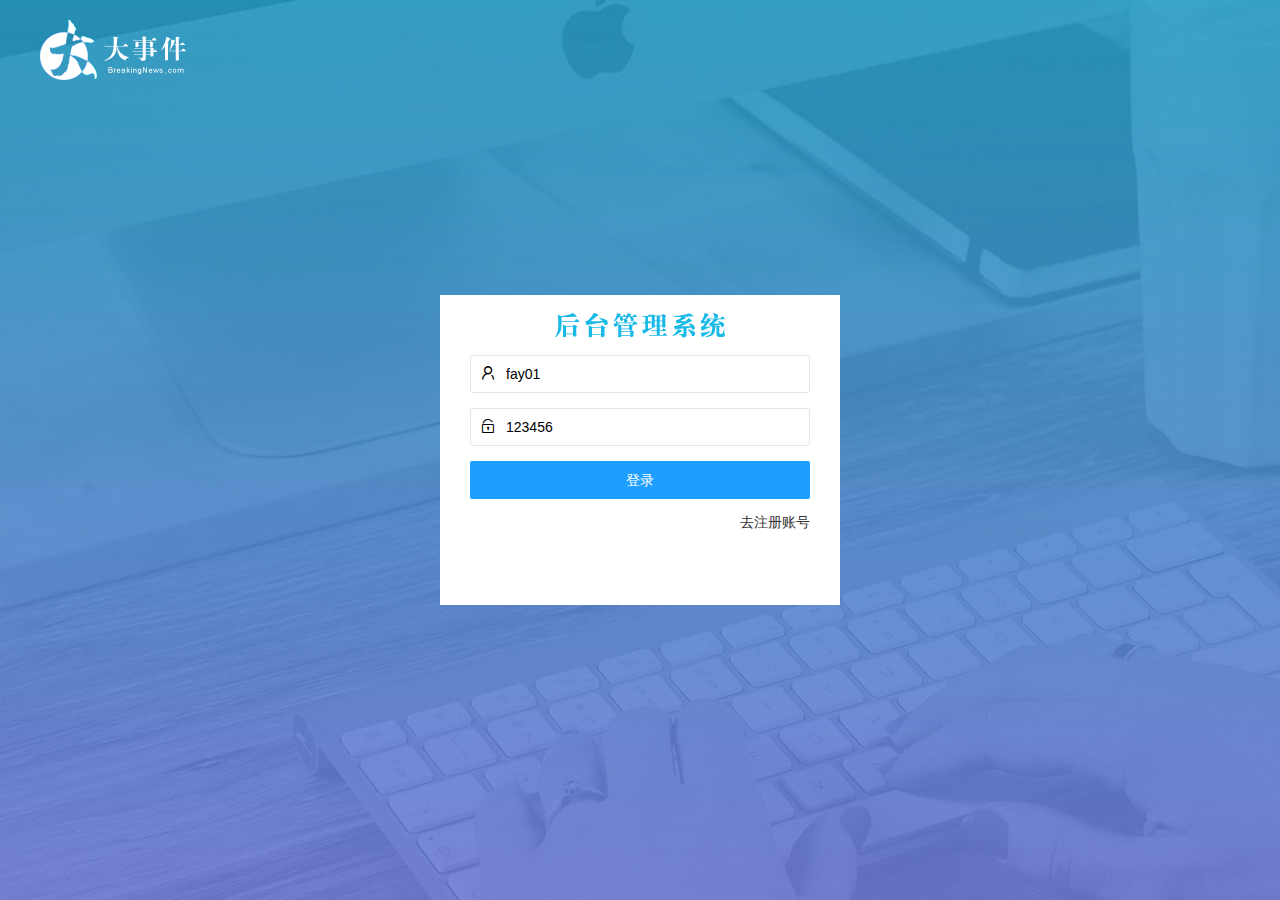
<file: login.html>
<!DOCTYPE html>
<html lang="en">

<head>
    <meta charset="UTF-8">
    <meta http-equiv="X-UA-Compatible" content="IE=edge">
    <meta name="viewport" content="width=device-width, initial-scale=1.0">
    <title>大事件 - 登录页面 - 第二遍</title>
    <!-- 先引进 layui css 文件 -->
    <link rel="stylesheet" href="./assets/lib/layui/css/layui.css">
    <!-- 再引进本页面的css文件 -->
    <link rel="stylesheet" href="./assets/css/login.css">
</head>

<body>
    <!-- 头部 logo 模块 -->
    <div class="layui-main header">
        <img src="./assets/images/logo.png" alt="">
    </div>

    <!-- 登录和注册模块 -->
    <div class="loginAndRegBox">
        <!-- 1、标题 -->
        <div class="login_title"></div>
        <!-- 2、登录模块 -->
        <div class="login-box">
            <!-- 登录表单 -->
            <form class="layui-form" id="login-form">
                <!-- 用户名 -->
                <div class="layui-form-item">
                    <i class="layui-icon layui-icon-username"></i>
                    <input value="fay01" type="text" name="username" required lay-verify="required" placeholder="请输入用户名"
                        autocomplete="off" class="layui-input">
                </div>
                <!-- 密码 -->
                <div class="layui-form-item">
                    <i class="layui-icon layui-icon-password"></i>
                    <input value="123456" type="text" name="password" required lay-verify="required|pwd"
                        placeholder="请输入密码" autocomplete="off" class="layui-input">
                </div>
                <!-- 登录按钮 -->
                <div class="layui-form-item">
                    <button class="layui-btn layui-btn-normal layui-btn-fluid" lay-submit
                        lay-filter="formDemo">登录</button>
                </div>
                <!-- a链接 -->
                <div class="layui-form-item links">
                    <a href="javascript:;" id="showReg">去注册账号</a>
                </div>
            </form>
        </div>
        <!-- 3、注册模块 -->
        <div class="reg-box" style="display: none;">
            <!-- 注册表单 -->
            <form class="layui-form" id="reg-form">
                <!-- 用户名 -->
                <div class="layui-form-item">
                    <i class="layui-icon layui-icon-username"></i>
                    <input type="text" name="username" required lay-verify="required" placeholder="请输入用户名"
                        autocomplete="off" class="layui-input">
                </div>
                <!-- 密码 -->
                <div class="layui-form-item">
                    <i class="layui-icon layui-icon-password"></i>
                    <input type="text" name="password" required lay-verify="required|pwd" placeholder="请输入密码"
                        autocomplete="off" class="layui-input">
                </div>
                <!-- 重复密码 -->
                <div class="layui-form-item">
                    <i class="layui-icon layui-icon-password"></i>
                    <input type="text" name="repassword" required lay-verify="required|pwd|repwd" placeholder="再次输入密码"
                        autocomplete="off" class="layui-input">
                </div>
                <div class="layui-form-item">
                    <button class="layui-btn layui-btn-normal layui-btn-fluid" lay-submit
                        lay-filter="formDemo">注册</button>
                </div>
                <div class="layui-form-item links">
                    <a href="javascript:;" id="showLogin">去登录</a>
                </div>
            </form>
        </div>
    </div>

    <!-- 引入 layui js 文件 -->
    <script src="/assets/lib/layui/layui.all.js"></script>
    <!-- 引入 jQuery js 文件 -->
    <script src="/assets/lib/jquery.js"></script>
    <!-- 引入 baseAPI js 文件 -->
    <script src="/assets/js/baseAPI.js"></script>
    <!-- 引入 本页面的 js 文件 -->
    <script src="/assets/js/login.js"></script>
</body>

</html>
</file>
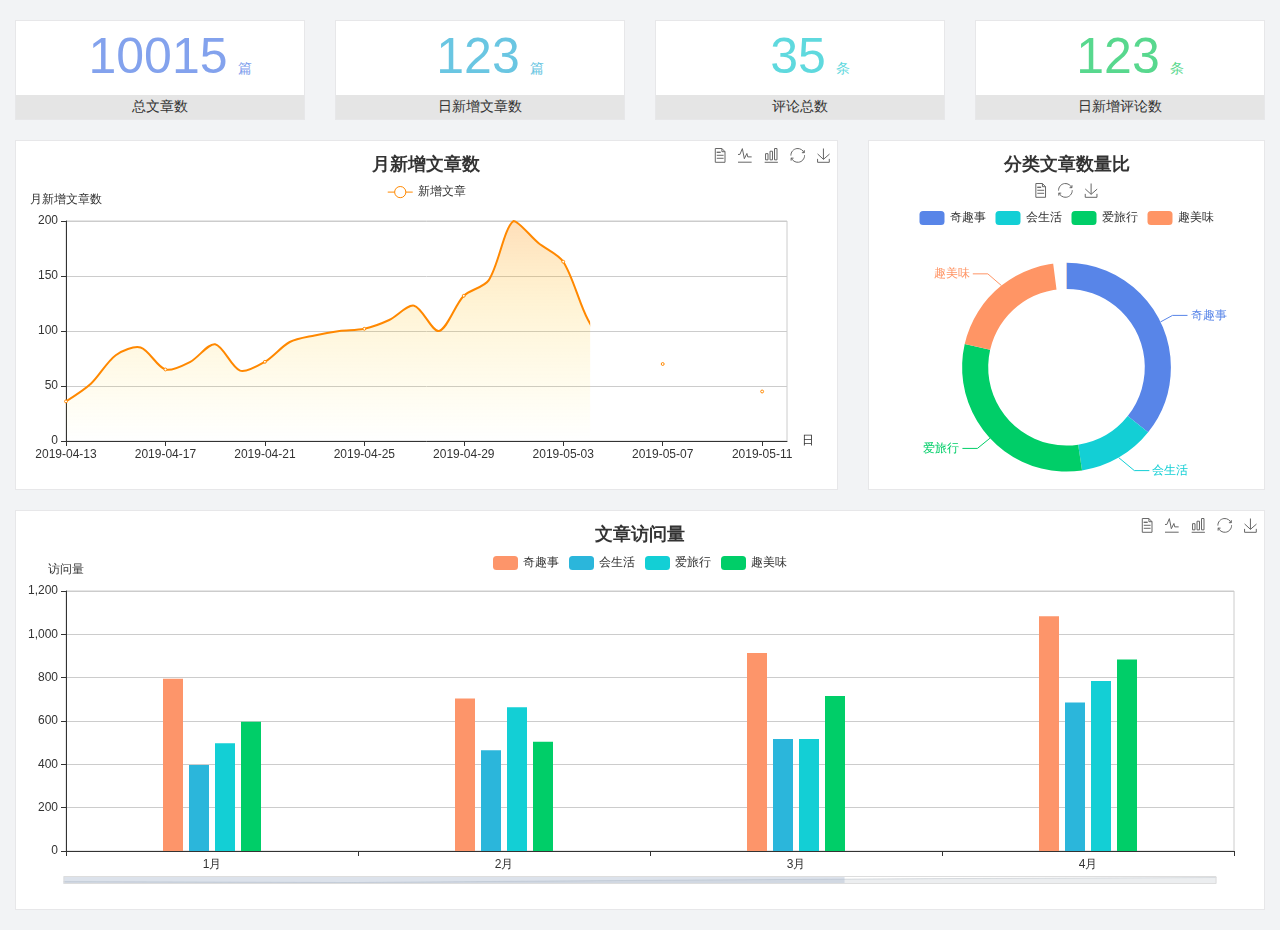
<file: home/dashboard.html>
<!DOCTYPE html>
<html lang="en">

<head>
  <meta charset="UTF-8">
  <meta name="viewport" content="width=device-width, initial-scale=1.0">
  <meta http-equiv="X-UA-Compatible" content="ie=edge">
  <title>图表统计</title>
  <link rel="stylesheet" href="../assets/lib/bootstrap.css" />
  <link rel="stylesheet" href="../assets/lib/main.css" />
  <script src="../assets/lib/jquery.js"></script>
  <script type="text/javascript" src="../assets/lib/echarts.min.js"></script>
</head>

<body>
  <div class="container-fluid">
    <div class="row spannel_list">
      <div class="col-sm-3 col-xs-6">
        <div class="spannel">
          <em>10015</em><span>篇</span>
          <b>总文章数</b>
        </div>
      </div>
      <div class="col-sm-3 col-xs-6">
        <div class="spannel scolor01">
          <em>123</em><span>篇</span>
          <b>日新增文章数</b>
        </div>
      </div>
      <div class="col-sm-3 col-xs-6">
        <div class="spannel scolor02">
          <em>35</em><span>条</span>
          <b>评论总数</b>
        </div>
      </div>
      <div class="col-sm-3 col-xs-6">
        <div class="spannel scolor03">
          <em>123</em><span>条</span>
          <b>日新增评论数</b>
        </div>
      </div>
    </div>
  </div>

  <div class="container-fluid">
    <div class="row curve-pie">
      <div class="col-lg-8 col-md-8">
        <div class="gragh_pannel" id="curve_show"></div>
      </div>
      <div class="col-lg-4 col-md-4">
        <div class="gragh_pannel" id="pie_show"></div>
      </div>
    </div>
  </div>

  <div class="container-fluid">
    <div class="column_pannel" id="column_show"></div>
  </div>

  <script>
    var oChart = echarts.init(document.getElementById('curve_show'));
    var aList_all = [
      { 'count': 36, 'date': '2019-04-13' },
      { 'count': 52, 'date': '2019-04-14' },
      { 'count': 78, 'date': '2019-04-15' },
      { 'count': 85, 'date': '2019-04-16' },
      { 'count': 65, 'date': '2019-04-17' },
      { 'count': 72, 'date': '2019-04-18' },
      { 'count': 88, 'date': '2019-04-19' },
      { 'count': 64, 'date': '2019-04-20' },
      { 'count': 72, 'date': '2019-04-21' },
      { 'count': 90, 'date': '2019-04-22' },
      { 'count': 96, 'date': '2019-04-23' },
      { 'count': 100, 'date': '2019-04-24' },
      { 'count': 102, 'date': '2019-04-25' },
      { 'count': 110, 'date': '2019-04-26' },
      { 'count': 123, 'date': '2019-04-27' },
      { 'count': 100, 'date': '2019-04-28' },
      { 'count': 132, 'date': '2019-04-29' },
      { 'count': 146, 'date': '2019-04-30' },
      { 'count': 200, 'date': '2019-05-01' },
      { 'count': 180, 'date': '2019-05-02' },
      { 'count': 163, 'date': '2019-05-03' },
      { 'count': 110, 'date': '2019-05-04' },
      { 'count': 80, 'date': '2019-05-05' },
      { 'count': 82, 'date': '2019-05-06' },
      { 'count': 70, 'date': '2019-05-07' },
      { 'count': 65, 'date': '2019-05-08' },
      { 'count': 54, 'date': '2019-05-09' },
      { 'count': 40, 'date': '2019-05-10' },
      { 'count': 45, 'date': '2019-05-11' },
      { 'count': 38, 'date': '2019-05-12' },
    ];

    let aCount = [];
    let aDate = [];

    for (var i = 0; i < aList_all.length; i++) {
      aCount.push(aList_all[i].count);
      aDate.push(aList_all[i].date);
    }

    var chartopt = {
      title: {
        text: '月新增文章数',
        left: 'center',
        top: '10'
      },
      tooltip: {
        trigger: 'axis'
      },
      legend: {
        data: ['新增文章'],
        top: '40'
      },
      toolbox: {
        show: true,
        feature: {
          mark: { show: true },
          dataView: { show: true, readOnly: false },
          magicType: { show: true, type: ['line', 'bar'] },
          restore: { show: true },
          saveAsImage: { show: true }
        }
      },
      calculable: true,
      xAxis: [
        {
          name: '日',
          type: 'category',
          boundaryGap: false,
          data: aDate
        }
      ],
      yAxis: [
        {
          name: '月新增文章数',
          type: 'value'
        }
      ],
      series: [
        {
          name: '新增文章',
          type: 'line',
          smooth: true,
          itemStyle: { normal: { areaStyle: { type: 'default' }, color: '#f80' }, lineStyle: { color: '#f80' } },
          data: aCount
        }],
      areaStyle: {
        normal: {
          color: new echarts.graphic.LinearGradient(0, 0, 0, 1, [{
            offset: 0,
            color: 'rgba(255,136,0,0.39)'
          }, {
            offset: .34,
            color: 'rgba(255,180,0,0.25)'
          }, {
            offset: 1,
            color: 'rgba(255,222,0,0.00)'
          }])

        }
      },
      grid: {
        show: true,
        x: 50,
        x2: 50,
        y: 80,
        height: 220
      }
    };

    oChart.setOption(chartopt);


    var oPie = echarts.init(document.getElementById('pie_show'));
    var oPieopt =
    {
      title: {
        top: 10,
        text: '分类文章数量比',
        x: 'center'
      },
      tooltip: {
        trigger: 'item',
        formatter: "{a} <br/>{b} : {c} ({d}%)"
      },
      color: ['#5885e8', '#13cfd5', '#00ce68', '#ff9565'],
      legend: {
        x: 'center',
        top: 65,
        data: ['奇趣事', '会生活', '爱旅行', '趣美味']
      },
      toolbox: {
        show: true,
        x: 'center',
        top: 35,
        feature: {
          mark: { show: true },
          dataView: { show: true, readOnly: false },
          magicType: {
            show: true,
            type: ['pie', 'funnel'],
            option: {
              funnel: {
                x: '25%',
                width: '50%',
                funnelAlign: 'left',
                max: 1548
              }
            }
          },
          restore: { show: true },
          saveAsImage: { show: true }
        }
      },
      calculable: true,
      series: [
        {
          name: '访问来源',
          type: 'pie',
          radius: ['45%', '60%'],
          center: ['50%', '65%'],
          data: [
            { value: 300, name: '奇趣事' },
            { value: 100, name: '会生活' },
            { value: 260, name: '爱旅行' },
            { value: 180, name: '趣美味' }
          ]
        }
      ]
    };
    oPie.setOption(oPieopt);



    var oColumn = this.echarts.init(document.getElementById('column_show'));
    var oColumnopt =
    {
      title: {
        text: '文章访问量',
        left: 'center',
        top: '10'
      },
      tooltip: {
        trigger: 'axis'
      },
      legend: {
        data: ['奇趣事', '会生活', '爱旅行', '趣美味'],
        top: '40'
      },
      toolbox: {
        show: true,
        feature: {
          mark: { show: true },
          dataView: { show: true, readOnly: false },
          magicType: { show: true, type: ['line', 'bar'] },
          restore: { show: true },
          saveAsImage: { show: true }
        }
      },
      calculable: true,
      xAxis: [
        {
          type: 'category',
          data: ['1月', '2月', '3月', '4月', '5月']
        }
      ],
      yAxis: [
        {
          name: '访问量',
          type: 'value'
        }
      ],
      series: [
        {
          name: '奇趣事',
          type: 'bar',
          barWidth: 20,
          itemStyle: {
            normal: { areaStyle: { type: 'default' }, color: '#fd956a' }
          },
          data: [800, 708, 920, 1090, 1200]
        },
        {
          name: '会生活',
          type: 'bar',
          barWidth: 20,
          itemStyle: {
            normal: { areaStyle: { type: 'default' }, color: '#2bb6db' }
          },
          data: [400, 468, 520, 690, 800]
        },
        {
          name: '爱旅行',
          type: 'bar',
          barWidth: 20,
          itemStyle: {
            normal: { areaStyle: { type: 'default' }, color: '#13cfd5' }
          },
          data: [500, 668, 520, 790, 900]
        },
        {
          name: '趣美味',
          type: 'bar',
          barWidth: 20,
          itemStyle: {
            normal: { areaStyle: { type: 'default' }, color: '#00ce68' }
          },
          data: [600, 508, 720, 890, 1000]
        }
      ],
      grid: {
        show: true,
        x: 50,
        x2: 30,
        y: 80,
        height: 260
      },
      dataZoom: [//给x轴设置滚动条
        {
          start: 0,//默认为0
          end: 100 - 1000 / 31,//默认为100
          type: 'slider',
          show: true,
          xAxisIndex: [0],
          handleSize: 0,//滑动条的 左右2个滑动条的大小
          height: 8,//组件高度
          left: 45, //左边的距离
          right: 50,//右边的距离
          bottom: 26,//右边的距离
          handleColor: '#ddd',//h滑动图标的颜色
          handleStyle: {
            borderColor: "#cacaca",
            borderWidth: "1",
            shadowBlur: 2,
            background: "#ddd",
            shadowColor: "#ddd",
          }
        }]
    };
    oColumn.setOption(oColumnopt);
  </script>
</body>

</html>
</file>
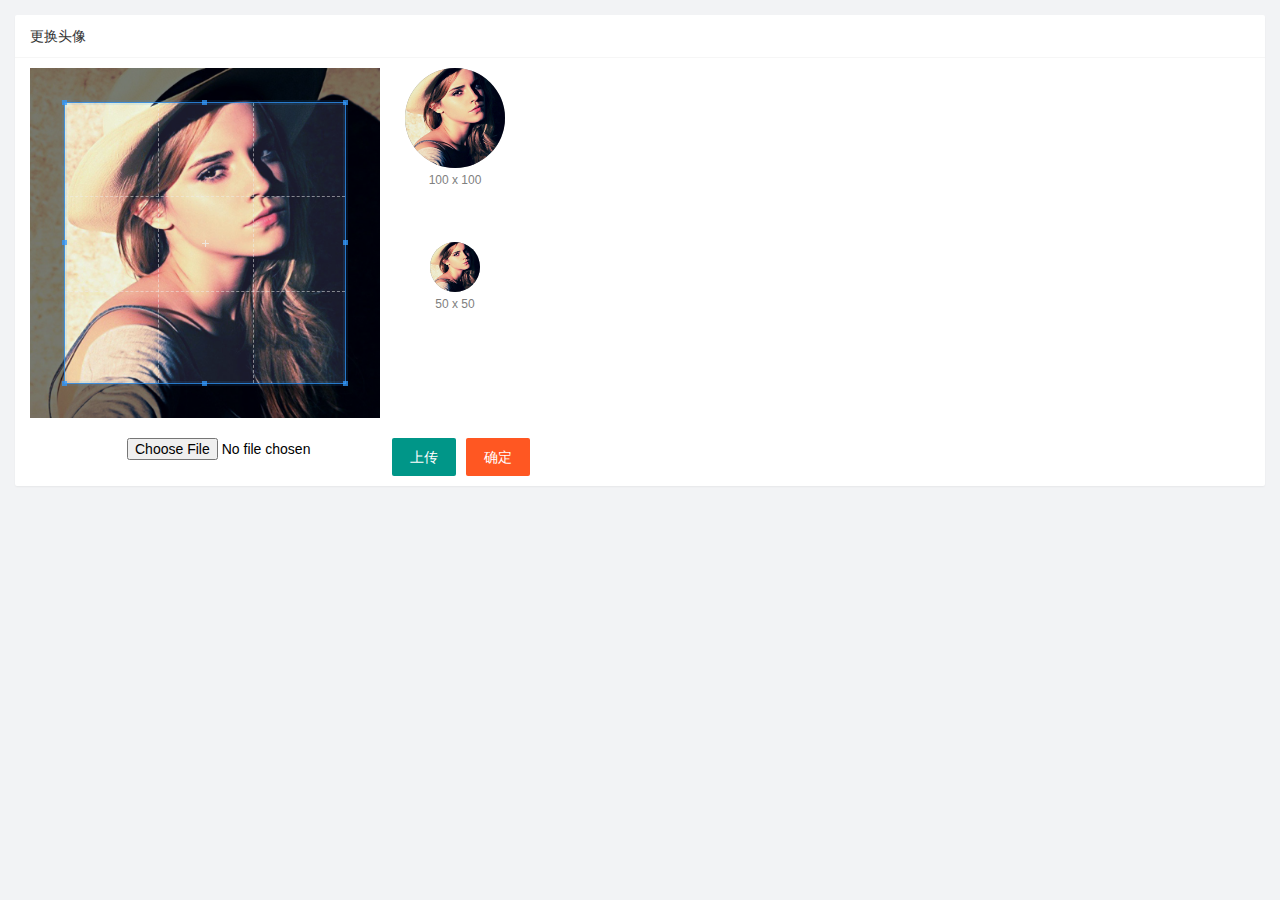
<file: user/user_avatar.html>
<!DOCTYPE html>
<html lang="en">

<head>
    <meta charset="UTF-8">
    <meta http-equiv="X-UA-Compatible" content="IE=edge">
    <meta name="viewport" content="width=device-width, initial-scale=1.0">
    <title>Document</title>

    <!-- 引入 cropper css 文件 -->
    <link rel="stylesheet" href="/assets/lib/cropper/cropper.css" />
    <!-- 引入 layui css 文件 -->
    <link rel="stylesheet" href="/assets/lib/layui/css/layui.css">
    <!-- 引入本页面的 css 文件 -->
    <link rel="stylesheet" href="/assets/css/user/user_avatar.css">
</head>

<body>
    <div class="layui-card">
        <div class="layui-card-header">更换头像</div>
        <div class="layui-card-body">
            <!-- 第一行的图片裁剪和预览区域 -->
            <div class="row1">
                <!-- 图片裁剪区域 -->
                <div class="cropper-box">
                    <!-- 这个 img 标签很重要，将来会把它初始化为裁剪区域 -->
                    <img id="image" src="/assets/images/sample.jpg" />
                </div>
                <!-- 图片的预览区域 -->
                <div class="preview-box">
                    <div>
                        <!-- 宽高为 100px 的预览区域 -->
                        <div class="img-preview w100"></div>
                        <p class="size">100 x 100</p>
                    </div>
                    <div>
                        <!-- 宽高为 50px 的预览区域 -->
                        <div class="img-preview w50"></div>
                        <p class="size">50 x 50</p>
                    </div>
                </div>
            </div>

            <!-- 第二行的按钮区域 -->
            <div class="row2">
                <input type="file" id="file" accept="image/png,image/jpeg">
                <button id="btnChooseImage" type="button" class="layui-btn">上传</button>
                <button id="btnUpload" type="button" class="layui-btn layui-btn-danger">确定</button>
            </div>
        </div>
    </div>



    <!-- 引入 layui js 文件 -->
    <script src="/assets/lib/layui/layui.all.js"></script>
    <!-- 引入 jQuery js 文件 -->
    <script src="/assets/lib/jquery.js"></script>
    <!-- 引入 cropper 和 jquery-cropper js 文件 -->
    <script src="/assets/lib/cropper/Cropper.js"></script>
    <script src="/assets/lib/cropper/jquery-cropper.js"></script>
    <!-- 引入 baseAPI js 文件 -->
    <script src="/assets/js/baseAPI.js"></script>
    <!-- 引入本页面的 js 文件 -->
    <script src="/assets/js/user/user_avatar.js"></script>
</body>

</html>
</file>
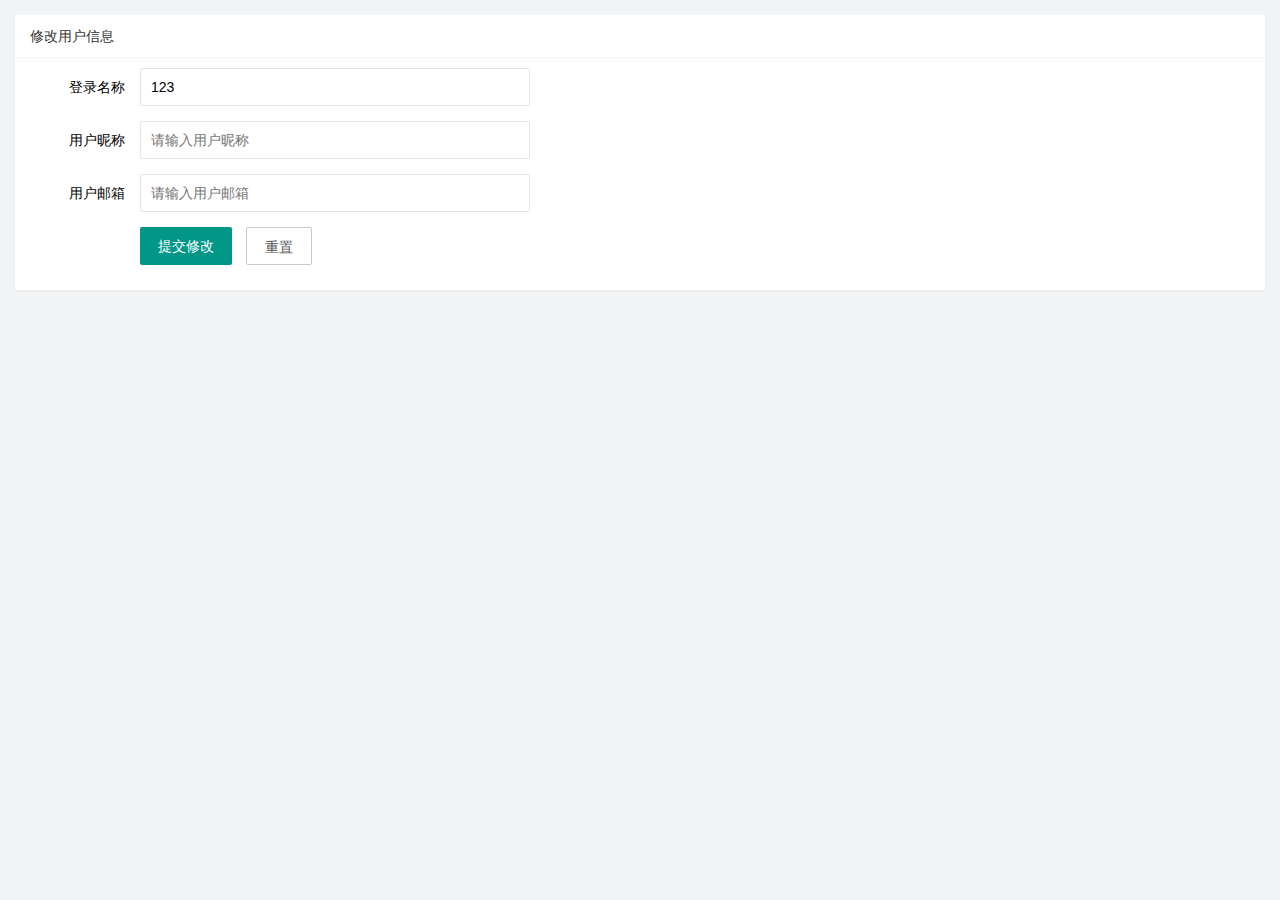
<file: user/user_info.html>
<!DOCTYPE html>
<html lang="en">

<head>
    <meta charset="UTF-8">
    <meta http-equiv="X-UA-Compatible" content="IE=edge">
    <meta name="viewport" content="width=device-width, initial-scale=1.0">
    <title>Document</title>
    <!-- 引入 layui css 文件 -->
    <link rel="stylesheet" href="/assets/lib/layui/css/layui.css">
    <!-- 引入本页面的 css 文件 -->
    <link rel="stylesheet" href="/assets/css/user/user_info.css">
</head>

<body>
    <div class="layui-card">
        <div class="layui-card-header">修改用户信息</div>
        <div class="layui-card-body">
            <!-- 修改用户信息 form 表单 -->
            <form class="layui-form" lay-filter="formUserInfo">
                <input type="hidden" name="id">
                <!-- 登录名称 -->
                <div class="layui-form-item">
                    <label class="layui-form-label">登录名称</label>
                    <div class="layui-input-block">
                        <input value="123" readonly type="text" name="username" required lay-verify="required"
                            placeholder="请输入登录名称" autocomplete="off" class="layui-input">
                    </div>
                </div>
                <!-- 用户昵称 -->
                <div class="layui-form-item">
                    <label class="layui-form-label">用户昵称</label>
                    <div class="layui-input-block">
                        <input type="text" name="nickname" required lay-verify="required|nickname" placeholder="请输入用户昵称"
                            autocomplete="off" class="layui-input">
                    </div>
                </div>
                <!-- 用户邮箱 -->
                <div class="layui-form-item">
                    <label class="layui-form-label">用户邮箱</label>
                    <div class="layui-input-block">
                        <input type="text" name="email" required lay-verify="required|email" placeholder="请输入用户邮箱"
                            autocomplete="off" class="layui-input">
                    </div>
                </div>
                <!-- 修改和重置 -->
                <div class="layui-form-item">
                    <div class="layui-input-block">
                        <button class="layui-btn" lay-submit lay-filter="formDemo">提交修改</button>
                        <button id="btnReset" type="reset" class="layui-btn layui-btn-primary">重置</button>
                    </div>
                </div>
            </form>
        </div>
    </div>



    <!-- 引入 layui js 文件 -->
    <script src="/assets/lib/layui/layui.all.js"></script>
    <!-- 引入 jQuery js 文件 -->
    <script src="/assets/lib/jquery.js"></script>
    <!-- 引入 baseAPI js 文件 -->
    <script src="/assets/js/baseAPI.js"></script>
    <!-- 引入本页面的 js 文件 -->
    <script src="/assets/js/user/user_info.js"></script>
</body>

</html>
</file>
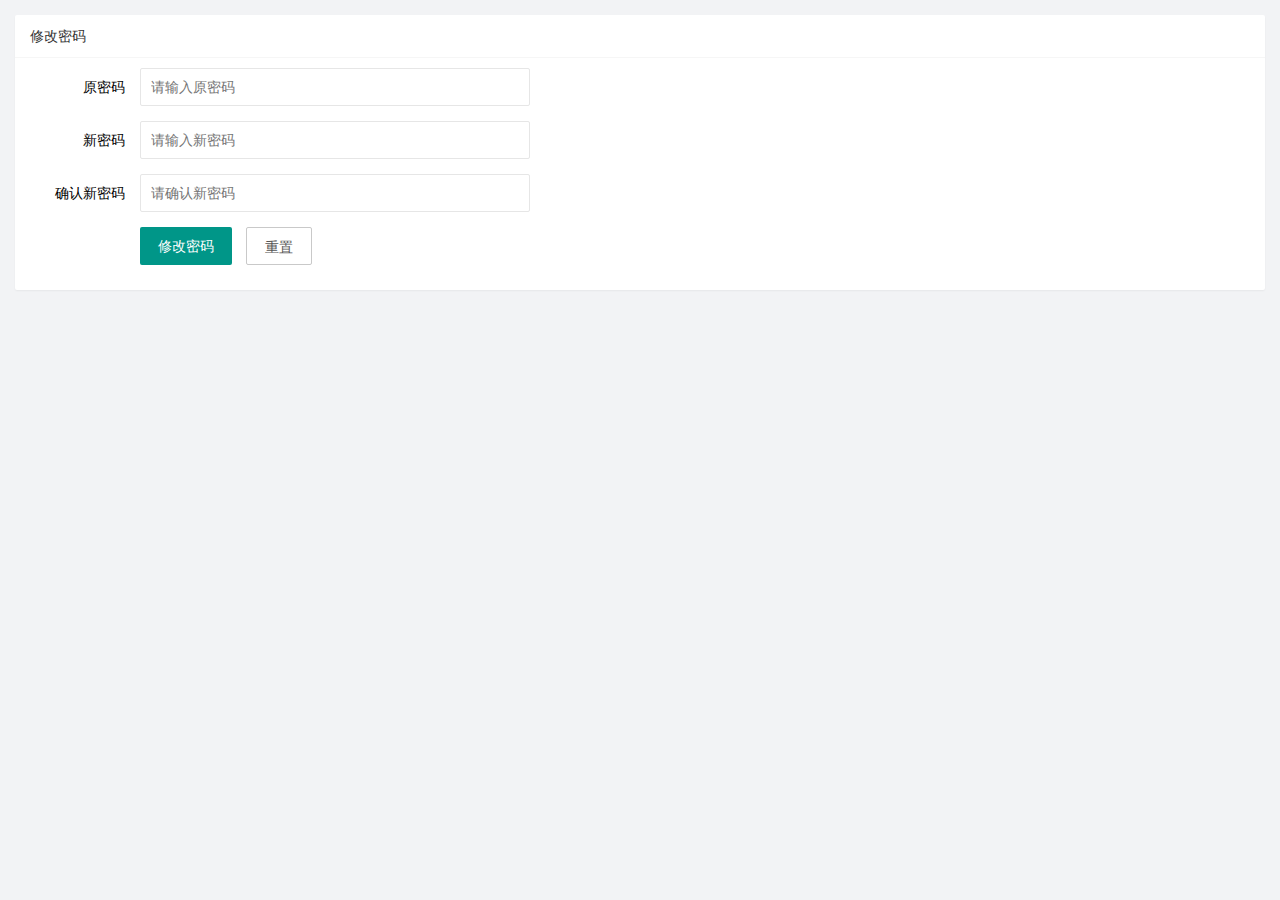
<file: user/user_pwd.html>
<!DOCTYPE html>
<html lang="en">

<head>
    <meta charset="UTF-8">
    <meta http-equiv="X-UA-Compatible" content="IE=edge">
    <meta name="viewport" content="width=device-width, initial-scale=1.0">
    <title>Document</title>
    <!-- 引入 layui css 文件 -->
    <link rel="stylesheet" href="/assets/lib/layui/css/layui.css">
    <!-- 引入本页面的 css 文件 -->
    <link rel="stylesheet" href="/assets/css/user/user_pwd.css">
</head>

<body>
    <div class="layui-card">
        <div class="layui-card-header">修改密码</div>
        <div class="layui-card-body">
            <!-- 修改密码 form 表单 -->
            <form class="layui-form" action="">
                <!-- 原密码 -->
                <div class="layui-form-item">
                    <label class="layui-form-label">原密码</label>
                    <div class="layui-input-block">
                        <input type="text" name="oldPwd" required lay-verify="required|pwd" placeholder="请输入原密码"
                            autocomplete="off" class="layui-input">
                    </div>
                </div>
                <!-- 新密码 -->
                <div class="layui-form-item">
                    <label class="layui-form-label">新密码</label>
                    <div class="layui-input-block">
                        <input type="text" name="newPwd" required lay-verify="required|pwd|samePwd" placeholder="请输入新密码"
                            autocomplete="off" class="layui-input">
                    </div>
                </div>
                <!-- 确认新密码 -->
                <div class="layui-form-item">
                    <label class="layui-form-label">确认新密码</label>
                    <div class="layui-input-block">
                        <input type="text" name="rePwd" required lay-verify="required|pwd|rePwd" placeholder="请确认新密码"
                            autocomplete="off" class="layui-input">
                    </div>
                </div>
                <div class="layui-form-item">
                    <div class="layui-input-block">
                        <button class="layui-btn" lay-submit lay-filter="formDemo">修改密码</button>
                        <button type="reset" class="layui-btn layui-btn-primary">重置</button>
                    </div>
                </div>
            </form>
        </div>
    </div>



    <!-- 引入 layui js 文件 -->
    <script src="/assets/lib/layui/layui.all.js"></script>
    <!-- 引入 jQuery js 文件 -->
    <script src="/assets/lib/jquery.js"></script>
    <!-- 引入 baseAPI js 文件 -->
    <script src="/assets/js/baseAPI.js"></script>
    <!-- 引入本页面的 js 文件 -->
    <script src="/assets/js/user/user_pwd.js"></script>
</body>

</html>
</file>
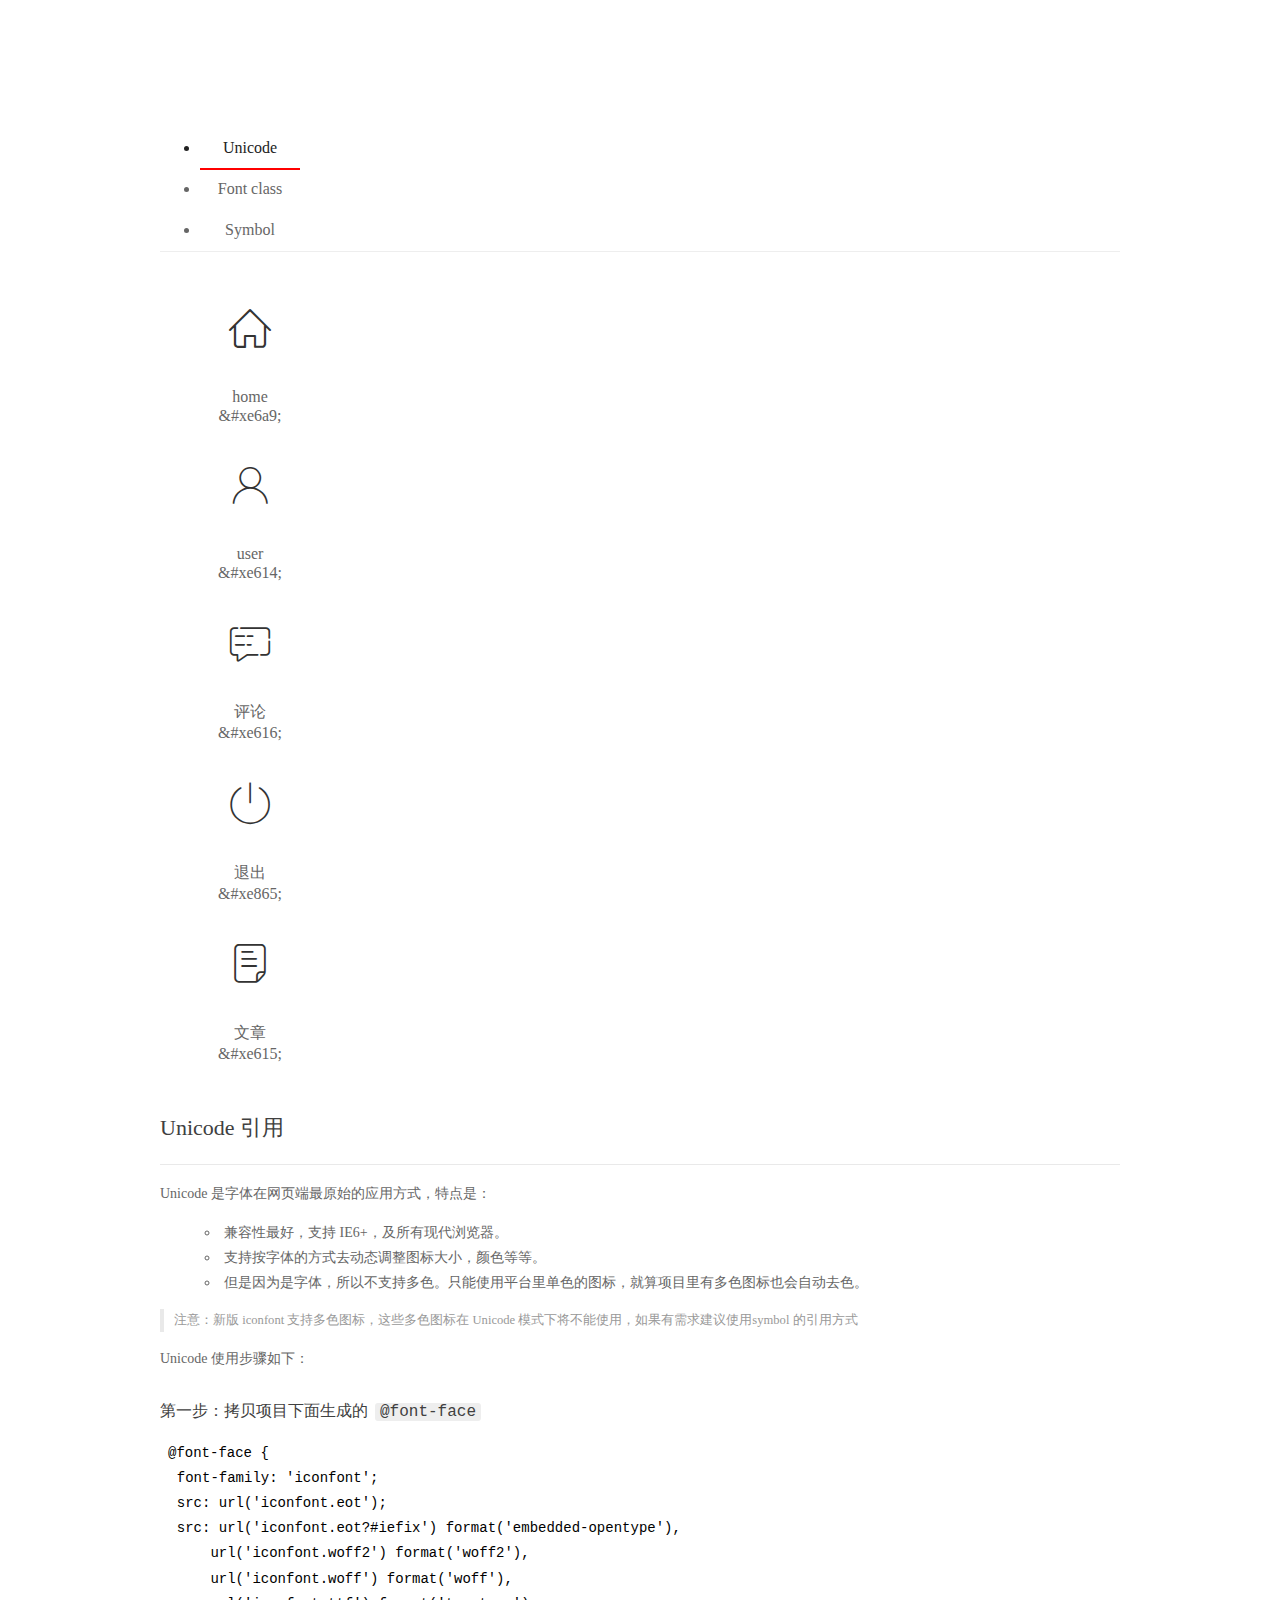
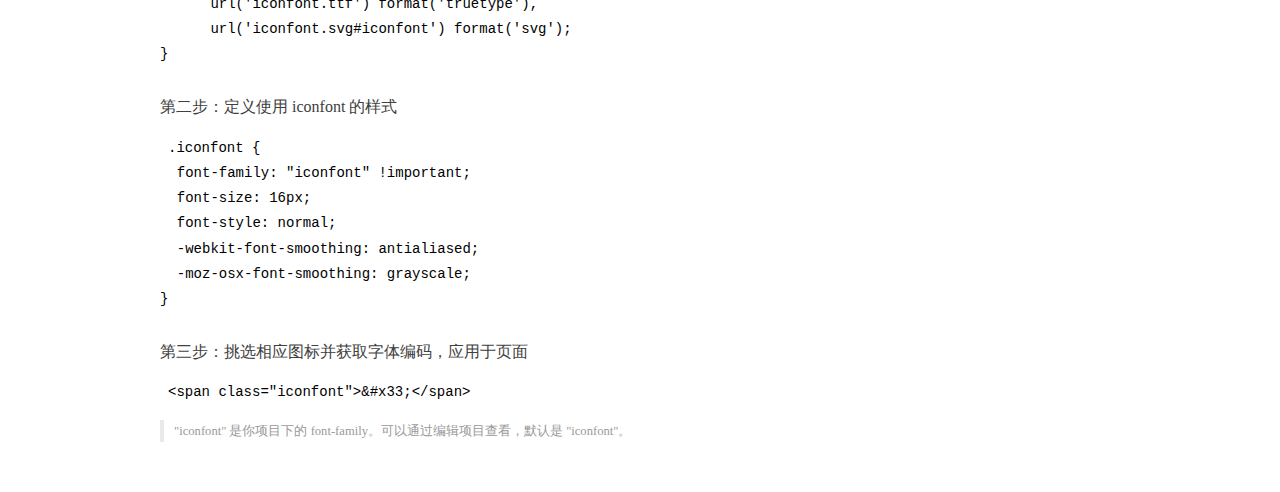
<file: assets/fonts/demo_index.html>
<!DOCTYPE html>
<html>
<head>
  <meta charset="utf-8"/>
  <title>IconFont Demo</title>
  <link rel="shortcut icon" href="https://gtms04.alicdn.com/tps/i4/TB1_oz6GVXXXXaFXpXXJDFnIXXX-64-64.ico" type="image/x-icon"/>
  <link rel="stylesheet" href="https://g.alicdn.com/thx/cube/1.3.2/cube.min.css">
  <link rel="stylesheet" href="demo.css">
  <link rel="stylesheet" href="iconfont.css">
  <script src="iconfont.js"></script>
  <!-- jQuery -->
  <script src="https://a1.alicdn.com/oss/uploads/2018/12/26/7bfddb60-08e8-11e9-9b04-53e73bb6408b.js"></script>
  <!-- 代码高亮 -->
  <script src="https://a1.alicdn.com/oss/uploads/2018/12/26/a3f714d0-08e6-11e9-8a15-ebf944d7534c.js"></script>
</head>
<body>
  <div class="main">
    <h1 class="logo"><a href="https://www.iconfont.cn/" title="iconfont 首页" target="_blank">&#xe86b;</a></h1>
    <div class="nav-tabs">
      <ul id="tabs" class="dib-box">
        <li class="dib active"><span>Unicode</span></li>
        <li class="dib"><span>Font class</span></li>
        <li class="dib"><span>Symbol</span></li>
      </ul>
      
    </div>
    <div class="tab-container">
      <div class="content unicode" style="display: block;">
          <ul class="icon_lists dib-box">
          
            <li class="dib">
              <span class="icon iconfont">&#xe6a9;</span>
                <div class="name">home</div>
                <div class="code-name">&amp;#xe6a9;</div>
              </li>
          
            <li class="dib">
              <span class="icon iconfont">&#xe614;</span>
                <div class="name">user</div>
                <div class="code-name">&amp;#xe614;</div>
              </li>
          
            <li class="dib">
              <span class="icon iconfont">&#xe616;</span>
                <div class="name">评论</div>
                <div class="code-name">&amp;#xe616;</div>
              </li>
          
            <li class="dib">
              <span class="icon iconfont">&#xe865;</span>
                <div class="name">退出</div>
                <div class="code-name">&amp;#xe865;</div>
              </li>
          
            <li class="dib">
              <span class="icon iconfont">&#xe615;</span>
                <div class="name">文章</div>
                <div class="code-name">&amp;#xe615;</div>
              </li>
          
          </ul>
          <div class="article markdown">
          <h2 id="unicode-">Unicode 引用</h2>
          <hr>

          <p>Unicode 是字体在网页端最原始的应用方式，特点是：</p>
          <ul>
            <li>兼容性最好，支持 IE6+，及所有现代浏览器。</li>
            <li>支持按字体的方式去动态调整图标大小，颜色等等。</li>
            <li>但是因为是字体，所以不支持多色。只能使用平台里单色的图标，就算项目里有多色图标也会自动去色。</li>
          </ul>
          <blockquote>
            <p>注意：新版 iconfont 支持多色图标，这些多色图标在 Unicode 模式下将不能使用，如果有需求建议使用symbol 的引用方式</p>
          </blockquote>
          <p>Unicode 使用步骤如下：</p>
          <h3 id="-font-face">第一步：拷贝项目下面生成的 <code>@font-face</code></h3>
<pre><code class="language-css"
>@font-face {
  font-family: 'iconfont';
  src: url('iconfont.eot');
  src: url('iconfont.eot?#iefix') format('embedded-opentype'),
      url('iconfont.woff2') format('woff2'),
      url('iconfont.woff') format('woff'),
      url('iconfont.ttf') format('truetype'),
      url('iconfont.svg#iconfont') format('svg');
}
</code></pre>
          <h3 id="-iconfont-">第二步：定义使用 iconfont 的样式</h3>
<pre><code class="language-css"
>.iconfont {
  font-family: "iconfont" !important;
  font-size: 16px;
  font-style: normal;
  -webkit-font-smoothing: antialiased;
  -moz-osx-font-smoothing: grayscale;
}
</code></pre>
          <h3 id="-">第三步：挑选相应图标并获取字体编码，应用于页面</h3>
<pre>
<code class="language-html"
>&lt;span class="iconfont"&gt;&amp;#x33;&lt;/span&gt;
</code></pre>
          <blockquote>
            <p>"iconfont" 是你项目下的 font-family。可以通过编辑项目查看，默认是 "iconfont"。</p>
          </blockquote>
          </div>
      </div>
      <div class="content font-class">
        <ul class="icon_lists dib-box">
          
          <li class="dib">
            <span class="icon iconfont icon-home"></span>
            <div class="name">
              home
            </div>
            <div class="code-name">.icon-home
            </div>
          </li>
          
          <li class="dib">
            <span class="icon iconfont icon-user"></span>
            <div class="name">
              user
            </div>
            <div class="code-name">.icon-user
            </div>
          </li>
          
          <li class="dib">
            <span class="icon iconfont icon-pinglun"></span>
            <div class="name">
              评论
            </div>
            <div class="code-name">.icon-pinglun
            </div>
          </li>
          
          <li class="dib">
            <span class="icon iconfont icon-tuichu"></span>
            <div class="name">
              退出
            </div>
            <div class="code-name">.icon-tuichu
            </div>
          </li>
          
          <li class="dib">
            <span class="icon iconfont icon-16"></span>
            <div class="name">
              文章
            </div>
            <div class="code-name">.icon-16
            </div>
          </li>
          
        </ul>
        <div class="article markdown">
        <h2 id="font-class-">font-class 引用</h2>
        <hr>

        <p>font-class 是 Unicode 使用方式的一种变种，主要是解决 Unicode 书写不直观，语意不明确的问题。</p>
        <p>与 Unicode 使用方式相比，具有如下特点：</p>
        <ul>
          <li>兼容性良好，支持 IE8+，及所有现代浏览器。</li>
          <li>相比于 Unicode 语意明确，书写更直观。可以很容易分辨这个 icon 是什么。</li>
          <li>因为使用 class 来定义图标，所以当要替换图标时，只需要修改 class 里面的 Unicode 引用。</li>
          <li>不过因为本质上还是使用的字体，所以多色图标还是不支持的。</li>
        </ul>
        <p>使用步骤如下：</p>
        <h3 id="-fontclass-">第一步：引入项目下面生成的 fontclass 代码：</h3>
<pre><code class="language-html">&lt;link rel="stylesheet" href="./iconfont.css"&gt;
</code></pre>
        <h3 id="-">第二步：挑选相应图标并获取类名，应用于页面：</h3>
<pre><code class="language-html">&lt;span class="iconfont icon-xxx"&gt;&lt;/span&gt;
</code></pre>
        <blockquote>
          <p>"
            iconfont" 是你项目下的 font-family。可以通过编辑项目查看，默认是 "iconfont"。</p>
        </blockquote>
      </div>
      </div>
      <div class="content symbol">
          <ul class="icon_lists dib-box">
          
            <li class="dib">
                <svg class="icon svg-icon" aria-hidden="true">
                  <use xlink:href="#icon-home"></use>
                </svg>
                <div class="name">home</div>
                <div class="code-name">#icon-home</div>
            </li>
          
            <li class="dib">
                <svg class="icon svg-icon" aria-hidden="true">
                  <use xlink:href="#icon-user"></use>
                </svg>
                <div class="name">user</div>
                <div class="code-name">#icon-user</div>
            </li>
          
            <li class="dib">
                <svg class="icon svg-icon" aria-hidden="true">
                  <use xlink:href="#icon-pinglun"></use>
                </svg>
                <div class="name">评论</div>
                <div class="code-name">#icon-pinglun</div>
            </li>
          
            <li class="dib">
                <svg class="icon svg-icon" aria-hidden="true">
                  <use xlink:href="#icon-tuichu"></use>
                </svg>
                <div class="name">退出</div>
                <div class="code-name">#icon-tuichu</div>
            </li>
          
            <li class="dib">
                <svg class="icon svg-icon" aria-hidden="true">
                  <use xlink:href="#icon-16"></use>
                </svg>
                <div class="name">文章</div>
                <div class="code-name">#icon-16</div>
            </li>
          
          </ul>
          <div class="article markdown">
          <h2 id="symbol-">Symbol 引用</h2>
          <hr>

          <p>这是一种全新的使用方式，应该说这才是未来的主流，也是平台目前推荐的用法。相关介绍可以参考这篇<a href="">文章</a>
            这种用法其实是做了一个 SVG 的集合，与另外两种相比具有如下特点：</p>
          <ul>
            <li>支持多色图标了，不再受单色限制。</li>
            <li>通过一些技巧，支持像字体那样，通过 <code>font-size</code>, <code>color</code> 来调整样式。</li>
            <li>兼容性较差，支持 IE9+，及现代浏览器。</li>
            <li>浏览器渲染 SVG 的性能一般，还不如 png。</li>
          </ul>
          <p>使用步骤如下：</p>
          <h3 id="-symbol-">第一步：引入项目下面生成的 symbol 代码：</h3>
<pre><code class="language-html">&lt;script src="./iconfont.js"&gt;&lt;/script&gt;
</code></pre>
          <h3 id="-css-">第二步：加入通用 CSS 代码（引入一次就行）：</h3>
<pre><code class="language-html">&lt;style&gt;
.icon {
  width: 1em;
  height: 1em;
  vertical-align: -0.15em;
  fill: currentColor;
  overflow: hidden;
}
&lt;/style&gt;
</code></pre>
          <h3 id="-">第三步：挑选相应图标并获取类名，应用于页面：</h3>
<pre><code class="language-html">&lt;svg class="icon" aria-hidden="true"&gt;
  &lt;use xlink:href="#icon-xxx"&gt;&lt;/use&gt;
&lt;/svg&gt;
</code></pre>
          </div>
      </div>

    </div>
  </div>
  <script>
  $(document).ready(function () {
      $('.tab-container .content:first').show()

      $('#tabs li').click(function (e) {
        var tabContent = $('.tab-container .content')
        var index = $(this).index()

        if ($(this).hasClass('active')) {
          return
        } else {
          $('#tabs li').removeClass('active')
          $(this).addClass('active')

          tabContent.hide().eq(index).fadeIn()
        }
      })
    })
  </script>
</body>
</html>
</file>
<file: assets/lib/layui/css/layui.css>
/** layui-v2.5.5 MIT License By https://www.layui.com */
 .layui-inline,img{display:inline-block;vertical-align:middle}h1,h2,h3,h4,h5,h6{font-weight:400}.layui-edge,.layui-header,.layui-inline,.layui-main{position:relative}.layui-body,.layui-edge,.layui-elip{overflow:hidden}.layui-btn,.layui-edge,.layui-inline,img{vertical-align:middle}.layui-btn,.layui-disabled,.layui-icon,.layui-unselect{-moz-user-select:none;-webkit-user-select:none;-ms-user-select:none}.layui-elip,.layui-form-checkbox span,.layui-form-pane .layui-form-label{text-overflow:ellipsis;white-space:nowrap}.layui-breadcrumb,.layui-tree-btnGroup{visibility:hidden}blockquote,body,button,dd,div,dl,dt,form,h1,h2,h3,h4,h5,h6,input,li,ol,p,pre,td,textarea,th,ul{margin:0;padding:0;-webkit-tap-highlight-color:rgba(0,0,0,0)}a:active,a:hover{outline:0}img{border:none}li{list-style:none}table{border-collapse:collapse;border-spacing:0}h4,h5,h6{font-size:100%}button,input,optgroup,option,select,textarea{font-family:inherit;font-size:inherit;font-style:inherit;font-weight:inherit;outline:0}pre{white-space:pre-wrap;white-space:-moz-pre-wrap;white-space:-pre-wrap;white-space:-o-pre-wrap;word-wrap:break-word}body{line-height:24px;font:14px Helvetica Neue,Helvetica,PingFang SC,Tahoma,Arial,sans-serif}hr{height:1px;margin:10px 0;border:0;clear:both}a{color:#333;text-decoration:none}a:hover{color:#777}a cite{font-style:normal;*cursor:pointer}.layui-border-box,.layui-border-box *{box-sizing:border-box}.layui-box,.layui-box *{box-sizing:content-box}.layui-clear{clear:both;*zoom:1}.layui-clear:after{content:'\20';clear:both;*zoom:1;display:block;height:0}.layui-inline{*display:inline;*zoom:1}.layui-edge{display:inline-block;width:0;height:0;border-width:6px;border-style:dashed;border-color:transparent}.layui-edge-top{top:-4px;border-bottom-color:#999;border-bottom-style:solid}.layui-edge-right{border-left-color:#999;border-left-style:solid}.layui-edge-bottom{top:2px;border-top-color:#999;border-top-style:solid}.layui-edge-left{border-right-color:#999;border-right-style:solid}.layui-disabled,.layui-disabled:hover{color:#d2d2d2!important;cursor:not-allowed!important}.layui-circle{border-radius:100%}.layui-show{display:block!important}.layui-hide{display:none!important}@font-face{font-family:layui-icon;src:url(../font/iconfont.eot?v=250);src:url(../font/iconfont.eot?v=250#iefix) format('embedded-opentype'),url(../font/iconfont.woff2?v=250) format('woff2'),url(../font/iconfont.woff?v=250) format('woff'),url(../font/iconfont.ttf?v=250) format('truetype'),url(../font/iconfont.svg?v=250#layui-icon) format('svg')}.layui-icon{font-family:layui-icon!important;font-size:16px;font-style:normal;-webkit-font-smoothing:antialiased;-moz-osx-font-smoothing:grayscale}.layui-icon-reply-fill:before{content:"\e611"}.layui-icon-set-fill:before{content:"\e614"}.layui-icon-menu-fill:before{content:"\e60f"}.layui-icon-search:before{content:"\e615"}.layui-icon-share:before{content:"\e641"}.layui-icon-set-sm:before{content:"\e620"}.layui-icon-engine:before{content:"\e628"}.layui-icon-close:before{content:"\1006"}.layui-icon-close-fill:before{content:"\1007"}.layui-icon-chart-screen:before{content:"\e629"}.layui-icon-star:before{content:"\e600"}.layui-icon-circle-dot:before{content:"\e617"}.layui-icon-chat:before{content:"\e606"}.layui-icon-release:before{content:"\e609"}.layui-icon-list:before{content:"\e60a"}.layui-icon-chart:before{content:"\e62c"}.layui-icon-ok-circle:before{content:"\1005"}.layui-icon-layim-theme:before{content:"\e61b"}.layui-icon-table:before{content:"\e62d"}.layui-icon-right:before{content:"\e602"}.layui-icon-left:before{content:"\e603"}.layui-icon-cart-simple:before{content:"\e698"}.layui-icon-face-cry:before{content:"\e69c"}.layui-icon-face-smile:before{content:"\e6af"}.layui-icon-survey:before{content:"\e6b2"}.layui-icon-tree:before{content:"\e62e"}.layui-icon-upload-circle:before{content:"\e62f"}.layui-icon-add-circle:before{content:"\e61f"}.layui-icon-download-circle:before{content:"\e601"}.layui-icon-templeate-1:before{content:"\e630"}.layui-icon-util:before{content:"\e631"}.layui-icon-face-surprised:before{content:"\e664"}.layui-icon-edit:before{content:"\e642"}.layui-icon-speaker:before{content:"\e645"}.layui-icon-down:before{content:"\e61a"}.layui-icon-file:before{content:"\e621"}.layui-icon-layouts:before{content:"\e632"}.layui-icon-rate-half:before{content:"\e6c9"}.layui-icon-add-circle-fine:before{content:"\e608"}.layui-icon-prev-circle:before{content:"\e633"}.layui-icon-read:before{content:"\e705"}.layui-icon-404:before{content:"\e61c"}.layui-icon-carousel:before{content:"\e634"}.layui-icon-help:before{content:"\e607"}.layui-icon-code-circle:before{content:"\e635"}.layui-icon-water:before{content:"\e636"}.layui-icon-username:before{content:"\e66f"}.layui-icon-find-fill:before{content:"\e670"}.layui-icon-about:before{content:"\e60b"}.layui-icon-location:before{content:"\e715"}.layui-icon-up:before{content:"\e619"}.layui-icon-pause:before{content:"\e651"}.layui-icon-date:before{content:"\e637"}.layui-icon-layim-uploadfile:before{content:"\e61d"}.layui-icon-delete:before{content:"\e640"}.layui-icon-play:before{content:"\e652"}.layui-icon-top:before{content:"\e604"}.layui-icon-friends:before{content:"\e612"}.layui-icon-refresh-3:before{content:"\e9aa"}.layui-icon-ok:before{content:"\e605"}.layui-icon-layer:before{content:"\e638"}.layui-icon-face-smile-fine:before{content:"\e60c"}.layui-icon-dollar:before{content:"\e659"}.layui-icon-group:before{content:"\e613"}.layui-icon-layim-download:before{content:"\e61e"}.layui-icon-picture-fine:before{content:"\e60d"}.layui-icon-link:before{content:"\e64c"}.layui-icon-diamond:before{content:"\e735"}.layui-icon-log:before{content:"\e60e"}.layui-icon-rate-solid:before{content:"\e67a"}.layui-icon-fonts-del:before{content:"\e64f"}.layui-icon-unlink:before{content:"\e64d"}.layui-icon-fonts-clear:before{content:"\e639"}.layui-icon-triangle-r:before{content:"\e623"}.layui-icon-circle:before{content:"\e63f"}.layui-icon-radio:before{content:"\e643"}.layui-icon-align-center:before{content:"\e647"}.layui-icon-align-right:before{content:"\e648"}.layui-icon-align-left:before{content:"\e649"}.layui-icon-loading-1:before{content:"\e63e"}.layui-icon-return:before{content:"\e65c"}.layui-icon-fonts-strong:before{content:"\e62b"}.layui-icon-upload:before{content:"\e67c"}.layui-icon-dialogue:before{content:"\e63a"}.layui-icon-video:before{content:"\e6ed"}.layui-icon-headset:before{content:"\e6fc"}.layui-icon-cellphone-fine:before{content:"\e63b"}.layui-icon-add-1:before{content:"\e654"}.layui-icon-face-smile-b:before{content:"\e650"}.layui-icon-fonts-html:before{content:"\e64b"}.layui-icon-form:before{content:"\e63c"}.layui-icon-cart:before{content:"\e657"}.layui-icon-camera-fill:before{content:"\e65d"}.layui-icon-tabs:before{content:"\e62a"}.layui-icon-fonts-code:before{content:"\e64e"}.layui-icon-fire:before{content:"\e756"}.layui-icon-set:before{content:"\e716"}.layui-icon-fonts-u:before{content:"\e646"}.layui-icon-triangle-d:before{content:"\e625"}.layui-icon-tips:before{content:"\e702"}.layui-icon-picture:before{content:"\e64a"}.layui-icon-more-vertical:before{content:"\e671"}.layui-icon-flag:before{content:"\e66c"}.layui-icon-loading:before{content:"\e63d"}.layui-icon-fonts-i:before{content:"\e644"}.layui-icon-refresh-1:before{content:"\e666"}.layui-icon-rmb:before{content:"\e65e"}.layui-icon-home:before{content:"\e68e"}.layui-icon-user:before{content:"\e770"}.layui-icon-notice:before{content:"\e667"}.layui-icon-login-weibo:before{content:"\e675"}.layui-icon-voice:before{content:"\e688"}.layui-icon-upload-drag:before{content:"\e681"}.layui-icon-login-qq:before{content:"\e676"}.layui-icon-snowflake:before{content:"\e6b1"}.layui-icon-file-b:before{content:"\e655"}.layui-icon-template:before{content:"\e663"}.layui-icon-auz:before{content:"\e672"}.layui-icon-console:before{content:"\e665"}.layui-icon-app:before{content:"\e653"}.layui-icon-prev:before{content:"\e65a"}.layui-icon-website:before{content:"\e7ae"}.layui-icon-next:before{content:"\e65b"}.layui-icon-component:before{content:"\e857"}.layui-icon-more:before{content:"\e65f"}.layui-icon-login-wechat:before{content:"\e677"}.layui-icon-shrink-right:before{content:"\e668"}.layui-icon-spread-left:before{content:"\e66b"}.layui-icon-camera:before{content:"\e660"}.layui-icon-note:before{content:"\e66e"}.layui-icon-refresh:before{content:"\e669"}.layui-icon-female:before{content:"\e661"}.layui-icon-male:before{content:"\e662"}.layui-icon-password:before{content:"\e673"}.layui-icon-senior:before{content:"\e674"}.layui-icon-theme:before{content:"\e66a"}.layui-icon-tread:before{content:"\e6c5"}.layui-icon-praise:before{content:"\e6c6"}.layui-icon-star-fill:before{content:"\e658"}.layui-icon-rate:before{content:"\e67b"}.layui-icon-template-1:before{content:"\e656"}.layui-icon-vercode:before{content:"\e679"}.layui-icon-cellphone:before{content:"\e678"}.layui-icon-screen-full:before{content:"\e622"}.layui-icon-screen-restore:before{content:"\e758"}.layui-icon-cols:before{content:"\e610"}.layui-icon-export:before{content:"\e67d"}.layui-icon-print:before{content:"\e66d"}.layui-icon-slider:before{content:"\e714"}.layui-icon-addition:before{content:"\e624"}.layui-icon-subtraction:before{content:"\e67e"}.layui-icon-service:before{content:"\e626"}.layui-icon-transfer:before{content:"\e691"}.layui-main{width:1140px;margin:0 auto}.layui-header{z-index:1000;height:60px}.layui-header a:hover{transition:all .5s;-webkit-transition:all .5s}.layui-side{position:fixed;left:0;top:0;bottom:0;z-index:999;width:200px;overflow-x:hidden}.layui-side-scroll{position:relative;width:220px;height:100%;overflow-x:hidden}.layui-body{position:absolute;left:200px;right:0;top:0;bottom:0;z-index:998;width:auto;overflow-y:auto;box-sizing:border-box}.layui-layout-body{overflow:hidden}.layui-layout-admin .layui-header{background-color:#23262E}.layui-layout-admin .layui-side{top:60px;width:200px;overflow-x:hidden}.layui-layout-admin .layui-body{position:fixed;top:60px;bottom:44px}.layui-layout-admin .layui-main{width:auto;margin:0 15px}.layui-layout-admin .layui-footer{position:fixed;left:200px;right:0;bottom:0;height:44px;line-height:44px;padding:0 15px;background-color:#eee}.layui-layout-admin .layui-logo{position:absolute;left:0;top:0;width:200px;height:100%;line-height:60px;text-align:center;color:#009688;font-size:16px}.layui-layout-admin .layui-header .layui-nav{background:0 0}.layui-layout-left{position:absolute!important;left:200px;top:0}.layui-layout-right{position:absolute!important;right:0;top:0}.layui-container{position:relative;margin:0 auto;padding:0 15px;box-sizing:border-box}.layui-fluid{position:relative;margin:0 auto;padding:0 15px}.layui-row:after,.layui-row:before{content:'';display:block;clear:both}.layui-col-lg1,.layui-col-lg10,.layui-col-lg11,.layui-col-lg12,.layui-col-lg2,.layui-col-lg3,.layui-col-lg4,.layui-col-lg5,.layui-col-lg6,.layui-col-lg7,.layui-col-lg8,.layui-col-lg9,.layui-col-md1,.layui-col-md10,.layui-col-md11,.layui-col-md12,.layui-col-md2,.layui-col-md3,.layui-col-md4,.layui-col-md5,.layui-col-md6,.layui-col-md7,.layui-col-md8,.layui-col-md9,.layui-col-sm1,.layui-col-sm10,.layui-col-sm11,.layui-col-sm12,.layui-col-sm2,.layui-col-sm3,.layui-col-sm4,.layui-col-sm5,.layui-col-sm6,.layui-col-sm7,.layui-col-sm8,.layui-col-sm9,.layui-col-xs1,.layui-col-xs10,.layui-col-xs11,.layui-col-xs12,.layui-col-xs2,.layui-col-xs3,.layui-col-xs4,.layui-col-xs5,.layui-col-xs6,.layui-col-xs7,.layui-col-xs8,.layui-col-xs9{position:relative;display:block;box-sizing:border-box}.layui-col-xs1,.layui-col-xs10,.layui-col-xs11,.layui-col-xs12,.layui-col-xs2,.layui-col-xs3,.layui-col-xs4,.layui-col-xs5,.layui-col-xs6,.layui-col-xs7,.layui-col-xs8,.layui-col-xs9{float:left}.layui-col-xs1{width:8.33333333%}.layui-col-xs2{width:16.66666667%}.layui-col-xs3{width:25%}.layui-col-xs4{width:33.33333333%}.layui-col-xs5{width:41.66666667%}.layui-col-xs6{width:50%}.layui-col-xs7{width:58.33333333%}.layui-col-xs8{width:66.66666667%}.layui-col-xs9{width:75%}.layui-col-xs10{width:83.33333333%}.layui-col-xs11{width:91.66666667%}.layui-col-xs12{width:100%}.layui-col-xs-offset1{margin-left:8.33333333%}.layui-col-xs-offset2{margin-left:16.66666667%}.layui-col-xs-offset3{margin-left:25%}.layui-col-xs-offset4{margin-left:33.33333333%}.layui-col-xs-offset5{margin-left:41.66666667%}.layui-col-xs-offset6{margin-left:50%}.layui-col-xs-offset7{margin-left:58.33333333%}.layui-col-xs-offset8{margin-left:66.66666667%}.layui-col-xs-offset9{margin-left:75%}.layui-col-xs-offset10{margin-left:83.33333333%}.layui-col-xs-offset11{margin-left:91.66666667%}.layui-col-xs-offset12{margin-left:100%}@media screen and (max-width:768px){.layui-hide-xs{display:none!important}.layui-show-xs-block{display:block!important}.layui-show-xs-inline{display:inline!important}.layui-show-xs-inline-block{display:inline-block!important}}@media screen and (min-width:768px){.layui-container{width:750px}.layui-hide-sm{display:none!important}.layui-show-sm-block{display:block!important}.layui-show-sm-inline{display:inline!important}.layui-show-sm-inline-block{display:inline-block!important}.layui-col-sm1,.layui-col-sm10,.layui-col-sm11,.layui-col-sm12,.layui-col-sm2,.layui-col-sm3,.layui-col-sm4,.layui-col-sm5,.layui-col-sm6,.layui-col-sm7,.layui-col-sm8,.layui-col-sm9{float:left}.layui-col-sm1{width:8.33333333%}.layui-col-sm2{width:16.66666667%}.layui-col-sm3{width:25%}.layui-col-sm4{width:33.33333333%}.layui-col-sm5{width:41.66666667%}.layui-col-sm6{width:50%}.layui-col-sm7{width:58.33333333%}.layui-col-sm8{width:66.66666667%}.layui-col-sm9{width:75%}.layui-col-sm10{width:83.33333333%}.layui-col-sm11{width:91.66666667%}.layui-col-sm12{width:100%}.layui-col-sm-offset1{margin-left:8.33333333%}.layui-col-sm-offset2{margin-left:16.66666667%}.layui-col-sm-offset3{margin-left:25%}.layui-col-sm-offset4{margin-left:33.33333333%}.layui-col-sm-offset5{margin-left:41.66666667%}.layui-col-sm-offset6{margin-left:50%}.layui-col-sm-offset7{margin-left:58.33333333%}.layui-col-sm-offset8{margin-left:66.66666667%}.layui-col-sm-offset9{margin-left:75%}.layui-col-sm-offset10{margin-left:83.33333333%}.layui-col-sm-offset11{margin-left:91.66666667%}.layui-col-sm-offset12{margin-left:100%}}@media screen and (min-width:992px){.layui-container{width:970px}.layui-hide-md{display:none!important}.layui-show-md-block{display:block!important}.layui-show-md-inline{display:inline!important}.layui-show-md-inline-block{display:inline-block!important}.layui-col-md1,.layui-col-md10,.layui-col-md11,.layui-col-md12,.layui-col-md2,.layui-col-md3,.layui-col-md4,.layui-col-md5,.layui-col-md6,.layui-col-md7,.layui-col-md8,.layui-col-md9{float:left}.layui-col-md1{width:8.33333333%}.layui-col-md2{width:16.66666667%}.layui-col-md3{width:25%}.layui-col-md4{width:33.33333333%}.layui-col-md5{width:41.66666667%}.layui-col-md6{width:50%}.layui-col-md7{width:58.33333333%}.layui-col-md8{width:66.66666667%}.layui-col-md9{width:75%}.layui-col-md10{width:83.33333333%}.layui-col-md11{width:91.66666667%}.layui-col-md12{width:100%}.layui-col-md-offset1{margin-left:8.33333333%}.layui-col-md-offset2{margin-left:16.66666667%}.layui-col-md-offset3{margin-left:25%}.layui-col-md-offset4{margin-left:33.33333333%}.layui-col-md-offset5{margin-left:41.66666667%}.layui-col-md-offset6{margin-left:50%}.layui-col-md-offset7{margin-left:58.33333333%}.layui-col-md-offset8{margin-left:66.66666667%}.layui-col-md-offset9{margin-left:75%}.layui-col-md-offset10{margin-left:83.33333333%}.layui-col-md-offset11{margin-left:91.66666667%}.layui-col-md-offset12{margin-left:100%}}@media screen and (min-width:1200px){.layui-container{width:1170px}.layui-hide-lg{display:none!important}.layui-show-lg-block{display:block!important}.layui-show-lg-inline{display:inline!important}.layui-show-lg-inline-block{display:inline-block!important}.layui-col-lg1,.layui-col-lg10,.layui-col-lg11,.layui-col-lg12,.layui-col-lg2,.layui-col-lg3,.layui-col-lg4,.layui-col-lg5,.layui-col-lg6,.layui-col-lg7,.layui-col-lg8,.layui-col-lg9{float:left}.layui-col-lg1{width:8.33333333%}.layui-col-lg2{width:16.66666667%}.layui-col-lg3{width:25%}.layui-col-lg4{width:33.33333333%}.layui-col-lg5{width:41.66666667%}.layui-col-lg6{width:50%}.layui-col-lg7{width:58.33333333%}.layui-col-lg8{width:66.66666667%}.layui-col-lg9{width:75%}.layui-col-lg10{width:83.33333333%}.layui-col-lg11{width:91.66666667%}.layui-col-lg12{width:100%}.layui-col-lg-offset1{margin-left:8.33333333%}.layui-col-lg-offset2{margin-left:16.66666667%}.layui-col-lg-offset3{margin-left:25%}.layui-col-lg-offset4{margin-left:33.33333333%}.layui-col-lg-offset5{margin-left:41.66666667%}.layui-col-lg-offset6{margin-left:50%}.layui-col-lg-offset7{margin-left:58.33333333%}.layui-col-lg-offset8{margin-left:66.66666667%}.layui-col-lg-offset9{margin-left:75%}.layui-col-lg-offset10{margin-left:83.33333333%}.layui-col-lg-offset11{margin-left:91.66666667%}.layui-col-lg-offset12{margin-left:100%}}.layui-col-space1{margin:-.5px}.layui-col-space1>*{padding:.5px}.layui-col-space3{margin:-1.5px}.layui-col-space3>*{padding:1.5px}.layui-col-space5{margin:-2.5px}.layui-col-space5>*{padding:2.5px}.layui-col-space8{margin:-3.5px}.layui-col-space8>*{padding:3.5px}.layui-col-space10{margin:-5px}.layui-col-space10>*{padding:5px}.layui-col-space12{margin:-6px}.layui-col-space12>*{padding:6px}.layui-col-space15{margin:-7.5px}.layui-col-space15>*{padding:7.5px}.layui-col-space18{margin:-9px}.layui-col-space18>*{padding:9px}.layui-col-space20{margin:-10px}.layui-col-space20>*{padding:10px}.layui-col-space22{margin:-11px}.layui-col-space22>*{padding:11px}.layui-col-space25{margin:-12.5px}.layui-col-space25>*{padding:12.5px}.layui-col-space30{margin:-15px}.layui-col-space30>*{padding:15px}.layui-btn,.layui-input,.layui-select,.layui-textarea,.layui-upload-button{outline:0;-webkit-appearance:none;transition:all .3s;-webkit-transition:all .3s;box-sizing:border-box}.layui-elem-quote{margin-bottom:10px;padding:15px;line-height:22px;border-left:5px solid #009688;border-radius:0 2px 2px 0;background-color:#f2f2f2}.layui-quote-nm{border-style:solid;border-width:1px 1px 1px 5px;background:0 0}.layui-elem-field{margin-bottom:10px;padding:0;border-width:1px;border-style:solid}.layui-elem-field legend{margin-left:20px;padding:0 10px;font-size:20px;font-weight:300}.layui-field-title{margin:10px 0 20px;border-width:1px 0 0}.layui-field-box{padding:10px 15px}.layui-field-title .layui-field-box{padding:10px 0}.layui-progress{position:relative;height:6px;border-radius:20px;background-color:#e2e2e2}.layui-progress-bar{position:absolute;left:0;top:0;width:0;max-width:100%;height:6px;border-radius:20px;text-align:right;background-color:#5FB878;transition:all .3s;-webkit-transition:all .3s}.layui-progress-big,.layui-progress-big .layui-progress-bar{height:18px;line-height:18px}.layui-progress-text{position:relative;top:-20px;line-height:18px;font-size:12px;color:#666}.layui-progress-big .layui-progress-text{position:static;padding:0 10px;color:#fff}.layui-collapse{border-width:1px;border-style:solid;border-radius:2px}.layui-colla-content,.layui-colla-item{border-top-width:1px;border-top-style:solid}.layui-colla-item:first-child{border-top:none}.layui-colla-title{position:relative;height:42px;line-height:42px;padding:0 15px 0 35px;color:#333;background-color:#f2f2f2;cursor:pointer;font-size:14px;overflow:hidden}.layui-colla-content{display:none;padding:10px 15px;line-height:22px;color:#666}.layui-colla-icon{position:absolute;left:15px;top:0;font-size:14px}.layui-card{margin-bottom:15px;border-radius:2px;background-color:#fff;box-shadow:0 1px 2px 0 rgba(0,0,0,.05)}.layui-card:last-child{margin-bottom:0}.layui-card-header{position:relative;height:42px;line-height:42px;padding:0 15px;border-bottom:1px solid #f6f6f6;color:#333;border-radius:2px 2px 0 0;font-size:14px}.layui-bg-black,.layui-bg-blue,.layui-bg-cyan,.layui-bg-green,.layui-bg-orange,.layui-bg-red{color:#fff!important}.layui-card-body{position:relative;padding:10px 15px;line-height:24px}.layui-card-body[pad15]{padding:15px}.layui-card-body[pad20]{padding:20px}.layui-card-body .layui-table{margin:5px 0}.layui-card .layui-tab{margin:0}.layui-panel-window{position:relative;padding:15px;border-radius:0;border-top:5px solid #E6E6E6;background-color:#fff}.layui-auxiliar-moving{position:fixed;left:0;right:0;top:0;bottom:0;width:100%;height:100%;background:0 0;z-index:9999999999}.layui-form-label,.layui-form-mid,.layui-form-select,.layui-input-block,.layui-input-inline,.layui-textarea{position:relative}.layui-bg-red{background-color:#FF5722!important}.layui-bg-orange{background-color:#FFB800!important}.layui-bg-green{background-color:#009688!important}.layui-bg-cyan{background-color:#2F4056!important}.layui-bg-blue{background-color:#1E9FFF!important}.layui-bg-black{background-color:#393D49!important}.layui-bg-gray{background-color:#eee!important;color:#666!important}.layui-badge-rim,.layui-colla-content,.layui-colla-item,.layui-collapse,.layui-elem-field,.layui-form-pane .layui-form-item[pane],.layui-form-pane .layui-form-label,.layui-input,.layui-layedit,.layui-layedit-tool,.layui-quote-nm,.layui-select,.layui-tab-bar,.layui-tab-card,.layui-tab-title,.layui-tab-title .layui-this:after,.layui-textarea{border-color:#e6e6e6}.layui-timeline-item:before,hr{background-color:#e6e6e6}.layui-text{line-height:22px;font-size:14px;color:#666}.layui-text h1,.layui-text h2,.layui-text h3{font-weight:500;color:#333}.layui-text h1{font-size:30px}.layui-text h2{font-size:24px}.layui-text h3{font-size:18px}.layui-text a:not(.layui-btn){color:#01AAED}.layui-text a:not(.layui-btn):hover{text-decoration:underline}.layui-text ul{padding:5px 0 5px 15px}.layui-text ul li{margin-top:5px;list-style-type:disc}.layui-text em,.layui-word-aux{color:#999!important;padding:0 5px!important}.layui-btn{display:inline-block;height:38px;line-height:38px;padding:0 18px;background-color:#009688;color:#fff;white-space:nowrap;text-align:center;font-size:14px;border:none;border-radius:2px;cursor:pointer}.layui-btn:hover{opacity:.8;filter:alpha(opacity=80);color:#fff}.layui-btn:active{opacity:1;filter:alpha(opacity=100)}.layui-btn+.layui-btn{margin-left:10px}.layui-btn-container{font-size:0}.layui-btn-container .layui-btn{margin-right:10px;margin-bottom:10px}.layui-btn-container .layui-btn+.layui-btn{margin-left:0}.layui-table .layui-btn-container .layui-btn{margin-bottom:9px}.layui-btn-radius{border-radius:100px}.layui-btn .layui-icon{margin-right:3px;font-size:18px;vertical-align:bottom;vertical-align:middle\9}.layui-btn-primary{border:1px solid #C9C9C9;background-color:#fff;color:#555}.layui-btn-primary:hover{border-color:#009688;color:#333}.layui-btn-normal{background-color:#1E9FFF}.layui-btn-warm{background-color:#FFB800}.layui-btn-danger{background-color:#FF5722}.layui-btn-checked{background-color:#5FB878}.layui-btn-disabled,.layui-btn-disabled:active,.layui-btn-disabled:hover{border:1px solid #e6e6e6;background-color:#FBFBFB;color:#C9C9C9;cursor:not-allowed;opacity:1}.layui-btn-lg{height:44px;line-height:44px;padding:0 25px;font-size:16px}.layui-btn-sm{height:30px;line-height:30px;padding:0 10px;font-size:12px}.layui-btn-sm i{font-size:16px!important}.layui-btn-xs{height:22px;line-height:22px;padding:0 5px;font-size:12px}.layui-btn-xs i{font-size:14px!important}.layui-btn-group{display:inline-block;vertical-align:middle;font-size:0}.layui-btn-group .layui-btn{margin-left:0!important;margin-right:0!important;border-left:1px solid rgba(255,255,255,.5);border-radius:0}.layui-btn-group .layui-btn-primary{border-left:none}.layui-btn-group .layui-btn-primary:hover{border-color:#C9C9C9;color:#009688}.layui-btn-group .layui-btn:first-child{border-left:none;border-radius:2px 0 0 2px}.layui-btn-group .layui-btn-primary:first-child{border-left:1px solid #c9c9c9}.layui-btn-group .layui-btn:last-child{border-radius:0 2px 2px 0}.layui-btn-group .layui-btn+.layui-btn{margin-left:0}.layui-btn-group+.layui-btn-group{margin-left:10px}.layui-btn-fluid{width:100%}.layui-input,.layui-select,.layui-textarea{height:38px;line-height:1.3;line-height:38px\9;border-width:1px;border-style:solid;background-color:#fff;border-radius:2px}.layui-input::-webkit-input-placeholder,.layui-select::-webkit-input-placeholder,.layui-textarea::-webkit-input-placeholder{line-height:1.3}.layui-input,.layui-textarea{display:block;width:100%;padding-left:10px}.layui-input:hover,.layui-textarea:hover{border-color:#D2D2D2!important}.layui-input:focus,.layui-textarea:focus{border-color:#C9C9C9!important}.layui-textarea{min-height:100px;height:auto;line-height:20px;padding:6px 10px;resize:vertical}.layui-select{padding:0 10px}.layui-form input[type=checkbox],.layui-form input[type=radio],.layui-form select{display:none}.layui-form [lay-ignore]{display:initial}.layui-form-item{margin-bottom:15px;clear:both;*zoom:1}.layui-form-item:after{content:'\20';clear:both;*zoom:1;display:block;height:0}.layui-form-label{float:left;display:block;padding:9px 15px;width:80px;font-weight:400;line-height:20px;text-align:right}.layui-form-label-col{display:block;float:none;padding:9px 0;line-height:20px;text-align:left}.layui-form-item .layui-inline{margin-bottom:5px;margin-right:10px}.layui-input-block{margin-left:110px;min-height:36px}.layui-input-inline{display:inline-block;vertical-align:middle}.layui-form-item .layui-input-inline{float:left;width:190px;margin-right:10px}.layui-form-text .layui-input-inline{width:auto}.layui-form-mid{float:left;display:block;padding:9px 0!important;line-height:20px;margin-right:10px}.layui-form-danger+.layui-form-select .layui-input,.layui-form-danger:focus{border-color:#FF5722!important}.layui-form-select .layui-input{padding-right:30px;cursor:pointer}.layui-form-select .layui-edge{position:absolute;right:10px;top:50%;margin-top:-3px;cursor:pointer;border-width:6px;border-top-color:#c2c2c2;border-top-style:solid;transition:all .3s;-webkit-transition:all .3s}.layui-form-select dl{display:none;position:absolute;left:0;top:42px;padding:5px 0;z-index:899;min-width:100%;border:1px solid #d2d2d2;max-height:300px;overflow-y:auto;background-color:#fff;border-radius:2px;box-shadow:0 2px 4px rgba(0,0,0,.12);box-sizing:border-box}.layui-form-select dl dd,.layui-form-select dl dt{padding:0 10px;line-height:36px;white-space:nowrap;overflow:hidden;text-overflow:ellipsis}.layui-form-select dl dt{font-size:12px;color:#999}.layui-form-select dl dd{cursor:pointer}.layui-form-select dl dd:hover{background-color:#f2f2f2;-webkit-transition:.5s all;transition:.5s all}.layui-form-select .layui-select-group dd{padding-left:20px}.layui-form-select dl dd.layui-select-tips{padding-left:10px!important;color:#999}.layui-form-select dl dd.layui-this{background-color:#5FB878;color:#fff}.layui-form-checkbox,.layui-form-select dl dd.layui-disabled{background-color:#fff}.layui-form-selected dl{display:block}.layui-form-checkbox,.layui-form-checkbox *,.layui-form-switch{display:inline-block;vertical-align:middle}.layui-form-selected .layui-edge{margin-top:-9px;-webkit-transform:rotate(180deg);transform:rotate(180deg);margin-top:-3px\9}:root .layui-form-selected .layui-edge{margin-top:-9px\0/IE9}.layui-form-selectup dl{top:auto;bottom:42px}.layui-select-none{margin:5px 0;text-align:center;color:#999}.layui-select-disabled .layui-disabled{border-color:#eee!important}.layui-select-disabled .layui-edge{border-top-color:#d2d2d2}.layui-form-checkbox{position:relative;height:30px;line-height:30px;margin-right:10px;padding-right:30px;cursor:pointer;font-size:0;-webkit-transition:.1s linear;transition:.1s linear;box-sizing:border-box}.layui-form-checkbox span{padding:0 10px;height:100%;font-size:14px;border-radius:2px 0 0 2px;background-color:#d2d2d2;color:#fff;overflow:hidden}.layui-form-checkbox:hover span{background-color:#c2c2c2}.layui-form-checkbox i{position:absolute;right:0;top:0;width:30px;height:28px;border:1px solid #d2d2d2;border-left:none;border-radius:0 2px 2px 0;color:#fff;font-size:20px;text-align:center}.layui-form-checkbox:hover i{border-color:#c2c2c2;color:#c2c2c2}.layui-form-checked,.layui-form-checked:hover{border-color:#5FB878}.layui-form-checked span,.layui-form-checked:hover span{background-color:#5FB878}.layui-form-checked i,.layui-form-checked:hover i{color:#5FB878}.layui-form-item .layui-form-checkbox{margin-top:4px}.layui-form-checkbox[lay-skin=primary]{height:auto!important;line-height:normal!important;min-width:18px;min-height:18px;border:none!important;margin-right:0;padding-left:28px;padding-right:0;background:0 0}.layui-form-checkbox[lay-skin=primary] span{padding-left:0;padding-right:15px;line-height:18px;background:0 0;color:#666}.layui-form-checkbox[lay-skin=primary] i{right:auto;left:0;width:16px;height:16px;line-height:16px;border:1px solid #d2d2d2;font-size:12px;border-radius:2px;background-color:#fff;-webkit-transition:.1s linear;transition:.1s linear}.layui-form-checkbox[lay-skin=primary]:hover i{border-color:#5FB878;color:#fff}.layui-form-checked[lay-skin=primary] i{border-color:#5FB878!important;background-color:#5FB878;color:#fff}.layui-checkbox-disbaled[lay-skin=primary] span{background:0 0!important;color:#c2c2c2}.layui-checkbox-disbaled[lay-skin=primary]:hover i{border-color:#d2d2d2}.layui-form-item .layui-form-checkbox[lay-skin=primary]{margin-top:10px}.layui-form-switch{position:relative;height:22px;line-height:22px;min-width:35px;padding:0 5px;margin-top:8px;border:1px solid #d2d2d2;border-radius:20px;cursor:pointer;background-color:#fff;-webkit-transition:.1s linear;transition:.1s linear}.layui-form-switch i{position:absolute;left:5px;top:3px;width:16px;height:16px;border-radius:20px;background-color:#d2d2d2;-webkit-transition:.1s linear;transition:.1s linear}.layui-form-switch em{position:relative;top:0;width:25px;margin-left:21px;padding:0!important;text-align:center!important;color:#999!important;font-style:normal!important;font-size:12px}.layui-form-onswitch{border-color:#5FB878;background-color:#5FB878}.layui-checkbox-disbaled,.layui-checkbox-disbaled i{border-color:#e2e2e2!important}.layui-form-onswitch i{left:100%;margin-left:-21px;background-color:#fff}.layui-form-onswitch em{margin-left:5px;margin-right:21px;color:#fff!important}.layui-checkbox-disbaled span{background-color:#e2e2e2!important}.layui-checkbox-disbaled:hover i{color:#fff!important}[lay-radio]{display:none}.layui-form-radio,.layui-form-radio *{display:inline-block;vertical-align:middle}.layui-form-radio{line-height:28px;margin:6px 10px 0 0;padding-right:10px;cursor:pointer;font-size:0}.layui-form-radio *{font-size:14px}.layui-form-radio>i{margin-right:8px;font-size:22px;color:#c2c2c2}.layui-form-radio>i:hover,.layui-form-radioed>i{color:#5FB878}.layui-radio-disbaled>i{color:#e2e2e2!important}.layui-form-pane .layui-form-label{width:110px;padding:8px 15px;height:38px;line-height:20px;border-width:1px;border-style:solid;border-radius:2px 0 0 2px;text-align:center;background-color:#FBFBFB;overflow:hidden;box-sizing:border-box}.layui-form-pane .layui-input-inline{margin-left:-1px}.layui-form-pane .layui-input-block{margin-left:110px;left:-1px}.layui-form-pane .layui-input{border-radius:0 2px 2px 0}.layui-form-pane .layui-form-text .layui-form-label{float:none;width:100%;border-radius:2px;box-sizing:border-box;text-align:left}.layui-form-pane .layui-form-text .layui-input-inline{display:block;margin:0;top:-1px;clear:both}.layui-form-pane .layui-form-text .layui-input-block{margin:0;left:0;top:-1px}.layui-form-pane .layui-form-text .layui-textarea{min-height:100px;border-radius:0 0 2px 2px}.layui-form-pane .layui-form-checkbox{margin:4px 0 4px 10px}.layui-form-pane .layui-form-radio,.layui-form-pane .layui-form-switch{margin-top:6px;margin-left:10px}.layui-form-pane .layui-form-item[pane]{position:relative;border-width:1px;border-style:solid}.layui-form-pane .layui-form-item[pane] .layui-form-label{position:absolute;left:0;top:0;height:100%;border-width:0 1px 0 0}.layui-form-pane .layui-form-item[pane] .layui-input-inline{margin-left:110px}@media screen and (max-width:450px){.layui-form-item .layui-form-label{text-overflow:ellipsis;overflow:hidden;white-space:nowrap}.layui-form-item .layui-inline{display:block;margin-right:0;margin-bottom:20px;clear:both}.layui-form-item .layui-inline:after{content:'\20';clear:both;display:block;height:0}.layui-form-item .layui-input-inline{display:block;float:none;left:-3px;width:auto;margin:0 0 10px 112px}.layui-form-item .layui-input-inline+.layui-form-mid{margin-left:110px;top:-5px;padding:0}.layui-form-item .layui-form-checkbox{margin-right:5px;margin-bottom:5px}}.layui-layedit{border-width:1px;border-style:solid;border-radius:2px}.layui-layedit-tool{padding:3px 5px;border-bottom-width:1px;border-bottom-style:solid;font-size:0}.layedit-tool-fixed{position:fixed;top:0;border-top:1px solid #e2e2e2}.layui-layedit-tool .layedit-tool-mid,.layui-layedit-tool .layui-icon{display:inline-block;vertical-align:middle;text-align:center;font-size:14px}.layui-layedit-tool .layui-icon{position:relative;width:32px;height:30px;line-height:30px;margin:3px 5px;color:#777;cursor:pointer;border-radius:2px}.layui-layedit-tool .layui-icon:hover{color:#393D49}.layui-layedit-tool .layui-icon:active{color:#000}.layui-layedit-tool .layedit-tool-active{background-color:#e2e2e2;color:#000}.layui-layedit-tool .layui-disabled,.layui-layedit-tool .layui-disabled:hover{color:#d2d2d2;cursor:not-allowed}.layui-layedit-tool .layedit-tool-mid{width:1px;height:18px;margin:0 10px;background-color:#d2d2d2}.layedit-tool-html{width:50px!important;font-size:30px!important}.layedit-tool-b,.layedit-tool-code,.layedit-tool-help{font-size:16px!important}.layedit-tool-d,.layedit-tool-face,.layedit-tool-image,.layedit-tool-unlink{font-size:18px!important}.layedit-tool-image input{position:absolute;font-size:0;left:0;top:0;width:100%;height:100%;opacity:.01;filter:Alpha(opacity=1);cursor:pointer}.layui-layedit-iframe iframe{display:block;width:100%}#LAY_layedit_code{overflow:hidden}.layui-laypage{display:inline-block;*display:inline;*zoom:1;vertical-align:middle;margin:10px 0;font-size:0}.layui-laypage>a:first-child,.layui-laypage>a:first-child em{border-radius:2px 0 0 2px}.layui-laypage>a:last-child,.layui-laypage>a:last-child em{border-radius:0 2px 2px 0}.layui-laypage>:first-child{margin-left:0!important}.layui-laypage>:last-child{margin-right:0!important}.layui-laypage a,.layui-laypage button,.layui-laypage input,.layui-laypage select,.layui-laypage span{border:1px solid #e2e2e2}.layui-laypage a,.layui-laypage span{display:inline-block;*display:inline;*zoom:1;vertical-align:middle;padding:0 15px;height:28px;line-height:28px;margin:0 -1px 5px 0;background-color:#fff;color:#333;font-size:12px}.layui-flow-more a *,.layui-laypage input,.layui-table-view select[lay-ignore]{display:inline-block}.layui-laypage a:hover{color:#009688}.layui-laypage em{font-style:normal}.layui-laypage .layui-laypage-spr{color:#999;font-weight:700}.layui-laypage a{text-decoration:none}.layui-laypage .layui-laypage-curr{position:relative}.layui-laypage .layui-laypage-curr em{position:relative;color:#fff}.layui-laypage .layui-laypage-curr .layui-laypage-em{position:absolute;left:-1px;top:-1px;padding:1px;width:100%;height:100%;background-color:#009688}.layui-laypage-em{border-radius:2px}.layui-laypage-next em,.layui-laypage-prev em{font-family:Sim sun;font-size:16px}.layui-laypage .layui-laypage-count,.layui-laypage .layui-laypage-limits,.layui-laypage .layui-laypage-refresh,.layui-laypage .layui-laypage-skip{margin-left:10px;margin-right:10px;padding:0;border:none}.layui-laypage .layui-laypage-limits,.layui-laypage .layui-laypage-refresh{vertical-align:top}.layui-laypage .layui-laypage-refresh i{font-size:18px;cursor:pointer}.layui-laypage select{height:22px;padding:3px;border-radius:2px;cursor:pointer}.layui-laypage .layui-laypage-skip{height:30px;line-height:30px;color:#999}.layui-laypage button,.layui-laypage input{height:30px;line-height:30px;border-radius:2px;vertical-align:top;background-color:#fff;box-sizing:border-box}.layui-laypage input{width:40px;margin:0 10px;padding:0 3px;text-align:center}.layui-laypage input:focus,.layui-laypage select:focus{border-color:#009688!important}.layui-laypage button{margin-left:10px;padding:0 10px;cursor:pointer}.layui-table,.layui-table-view{margin:10px 0}.layui-flow-more{margin:10px 0;text-align:center;color:#999;font-size:14px}.layui-flow-more a{height:32px;line-height:32px}.layui-flow-more a *{vertical-align:top}.layui-flow-more a cite{padding:0 20px;border-radius:3px;background-color:#eee;color:#333;font-style:normal}.layui-flow-more a cite:hover{opacity:.8}.layui-flow-more a i{font-size:30px;color:#737383}.layui-table{width:100%;background-color:#fff;color:#666}.layui-table tr{transition:all .3s;-webkit-transition:all .3s}.layui-table th{text-align:left;font-weight:400}.layui-table tbody tr:hover,.layui-table thead tr,.layui-table-click,.layui-table-header,.layui-table-hover,.layui-table-mend,.layui-table-patch,.layui-table-tool,.layui-table-total,.layui-table-total tr,.layui-table[lay-even] tr:nth-child(even){background-color:#f2f2f2}.layui-table td,.layui-table th,.layui-table-col-set,.layui-table-fixed-r,.layui-table-grid-down,.layui-table-header,.layui-table-page,.layui-table-tips-main,.layui-table-tool,.layui-table-total,.layui-table-view,.layui-table[lay-skin=line],.layui-table[lay-skin=row]{border-width:1px;border-style:solid;border-color:#e6e6e6}.layui-table td,.layui-table th{position:relative;padding:9px 15px;min-height:20px;line-height:20px;font-size:14px}.layui-table[lay-skin=line] td,.layui-table[lay-skin=line] th{border-width:0 0 1px}.layui-table[lay-skin=row] td,.layui-table[lay-skin=row] th{border-width:0 1px 0 0}.layui-table[lay-skin=nob] td,.layui-table[lay-skin=nob] th{border:none}.layui-table img{max-width:100px}.layui-table[lay-size=lg] td,.layui-table[lay-size=lg] th{padding:15px 30px}.layui-table-view .layui-table[lay-size=lg] .layui-table-cell{height:40px;line-height:40px}.layui-table[lay-size=sm] td,.layui-table[lay-size=sm] th{font-size:12px;padding:5px 10px}.layui-table-view .layui-table[lay-size=sm] .layui-table-cell{height:20px;line-height:20px}.layui-table[lay-data]{display:none}.layui-table-box{position:relative;overflow:hidden}.layui-table-view .layui-table{position:relative;width:auto;margin:0}.layui-table-view .layui-table[lay-skin=line]{border-width:0 1px 0 0}.layui-table-view .layui-table[lay-skin=row]{border-width:0 0 1px}.layui-table-view .layui-table td,.layui-table-view .layui-table th{padding:5px 0;border-top:none;border-left:none}.layui-table-view .layui-table th.layui-unselect .layui-table-cell span{cursor:pointer}.layui-table-view .layui-table td{cursor:default}.layui-table-view .layui-table td[data-edit=text]{cursor:text}.layui-table-view .layui-form-checkbox[lay-skin=primary] i{width:18px;height:18px}.layui-table-view .layui-form-radio{line-height:0;padding:0}.layui-table-view .layui-form-radio>i{margin:0;font-size:20px}.layui-table-init{position:absolute;left:0;top:0;width:100%;height:100%;text-align:center;z-index:110}.layui-table-init .layui-icon{position:absolute;left:50%;top:50%;margin:-15px 0 0 -15px;font-size:30px;color:#c2c2c2}.layui-table-header{border-width:0 0 1px;overflow:hidden}.layui-table-header .layui-table{margin-bottom:-1px}.layui-table-tool .layui-inline[lay-event]{position:relative;width:26px;height:26px;padding:5px;line-height:16px;margin-right:10px;text-align:center;color:#333;border:1px solid #ccc;cursor:pointer;-webkit-transition:.5s all;transition:.5s all}.layui-table-tool .layui-inline[lay-event]:hover{border:1px solid #999}.layui-table-tool-temp{padding-right:120px}.layui-table-tool-self{position:absolute;right:17px;top:10px}.layui-table-tool .layui-table-tool-self .layui-inline[lay-event]{margin:0 0 0 10px}.layui-table-tool-panel{position:absolute;top:29px;left:-1px;padding:5px 0;min-width:150px;min-height:40px;border:1px solid #d2d2d2;text-align:left;overflow-y:auto;background-color:#fff;box-shadow:0 2px 4px rgba(0,0,0,.12)}.layui-table-cell,.layui-table-tool-panel li{overflow:hidden;text-overflow:ellipsis;white-space:nowrap}.layui-table-tool-panel li{padding:0 10px;line-height:30px;-webkit-transition:.5s all;transition:.5s all}.layui-table-tool-panel li .layui-form-checkbox[lay-skin=primary]{width:100%;padding-left:28px}.layui-table-tool-panel li:hover{background-color:#f2f2f2}.layui-table-tool-panel li .layui-form-checkbox[lay-skin=primary] i{position:absolute;left:0;top:0}.layui-table-tool-panel li .layui-form-checkbox[lay-skin=primary] span{padding:0}.layui-table-tool .layui-table-tool-self .layui-table-tool-panel{left:auto;right:-1px}.layui-table-col-set{position:absolute;right:0;top:0;width:20px;height:100%;border-width:0 0 0 1px;background-color:#fff}.layui-table-sort{width:10px;height:20px;margin-left:5px;cursor:pointer!important}.layui-table-sort .layui-edge{position:absolute;left:5px;border-width:5px}.layui-table-sort .layui-table-sort-asc{top:3px;border-top:none;border-bottom-style:solid;border-bottom-color:#b2b2b2}.layui-table-sort .layui-table-sort-asc:hover{border-bottom-color:#666}.layui-table-sort .layui-table-sort-desc{bottom:5px;border-bottom:none;border-top-style:solid;border-top-color:#b2b2b2}.layui-table-sort .layui-table-sort-desc:hover{border-top-color:#666}.layui-table-sort[lay-sort=asc] .layui-table-sort-asc{border-bottom-color:#000}.layui-table-sort[lay-sort=desc] .layui-table-sort-desc{border-top-color:#000}.layui-table-cell{height:28px;line-height:28px;padding:0 15px;position:relative;box-sizing:border-box}.layui-table-cell .layui-form-checkbox[lay-skin=primary]{top:-1px;padding:0}.layui-table-cell .layui-table-link{color:#01AAED}.laytable-cell-checkbox,.laytable-cell-numbers,.laytable-cell-radio,.laytable-cell-space{padding:0;text-align:center}.layui-table-body{position:relative;overflow:auto;margin-right:-1px;margin-bottom:-1px}.layui-table-body .layui-none{line-height:26px;padding:15px;text-align:center;color:#999}.layui-table-fixed{position:absolute;left:0;top:0;z-index:101}.layui-table-fixed .layui-table-body{overflow:hidden}.layui-table-fixed-l{box-shadow:0 -1px 8px rgba(0,0,0,.08)}.layui-table-fixed-r{left:auto;right:-1px;border-width:0 0 0 1px;box-shadow:-1px 0 8px rgba(0,0,0,.08)}.layui-table-fixed-r .layui-table-header{position:relative;overflow:visible}.layui-table-mend{position:absolute;right:-49px;top:0;height:100%;width:50px}.layui-table-tool{position:relative;z-index:890;width:100%;min-height:50px;line-height:30px;padding:10px 15px;border-width:0 0 1px}.layui-table-tool .layui-btn-container{margin-bottom:-10px}.layui-table-page,.layui-table-total{border-width:1px 0 0;margin-bottom:-1px;overflow:hidden}.layui-table-page{position:relative;width:100%;padding:7px 7px 0;height:41px;font-size:12px;white-space:nowrap}.layui-table-page>div{height:26px}.layui-table-page .layui-laypage{margin:0}.layui-table-page .layui-laypage a,.layui-table-page .layui-laypage span{height:26px;line-height:26px;margin-bottom:10px;border:none;background:0 0}.layui-table-page .layui-laypage a,.layui-table-page .layui-laypage span.layui-laypage-curr{padding:0 12px}.layui-table-page .layui-laypage span{margin-left:0;padding:0}.layui-table-page .layui-laypage .layui-laypage-prev{margin-left:-7px!important}.layui-table-page .layui-laypage .layui-laypage-curr .layui-laypage-em{left:0;top:0;padding:0}.layui-table-page .layui-laypage button,.layui-table-page .layui-laypage input{height:26px;line-height:26px}.layui-table-page .layui-laypage input{width:40px}.layui-table-page .layui-laypage button{padding:0 10px}.layui-table-page select{height:18px}.layui-table-patch .layui-table-cell{padding:0;width:30px}.layui-table-edit{position:absolute;left:0;top:0;width:100%;height:100%;padding:0 14px 1px;border-radius:0;box-shadow:1px 1px 20px rgba(0,0,0,.15)}.layui-table-edit:focus{border-color:#5FB878!important}select.layui-table-edit{padding:0 0 0 10px;border-color:#C9C9C9}.layui-table-view .layui-form-checkbox,.layui-table-view .layui-form-radio,.layui-table-view .layui-form-switch{top:0;margin:0;box-sizing:content-box}.layui-table-view .layui-form-checkbox{top:-1px;height:26px;line-height:26px}.layui-table-view .layui-form-checkbox i{height:26px}.layui-table-grid .layui-table-cell{overflow:visible}.layui-table-grid-down{position:absolute;top:0;right:0;width:26px;height:100%;padding:5px 0;border-width:0 0 0 1px;text-align:center;background-color:#fff;color:#999;cursor:pointer}.layui-table-grid-down .layui-icon{position:absolute;top:50%;left:50%;margin:-8px 0 0 -8px}.layui-table-grid-down:hover{background-color:#fbfbfb}body .layui-table-tips .layui-layer-content{background:0 0;padding:0;box-shadow:0 1px 6px rgba(0,0,0,.12)}.layui-table-tips-main{margin:-44px 0 0 -1px;max-height:150px;padding:8px 15px;font-size:14px;overflow-y:scroll;background-color:#fff;color:#666}.layui-table-tips-c{position:absolute;right:-3px;top:-13px;width:20px;height:20px;padding:3px;cursor:pointer;background-color:#666;border-radius:50%;color:#fff}.layui-table-tips-c:hover{background-color:#777}.layui-table-tips-c:before{position:relative;right:-2px}.layui-upload-file{display:none!important;opacity:.01;filter:Alpha(opacity=1)}.layui-upload-drag,.layui-upload-form,.layui-upload-wrap{display:inline-block}.layui-upload-list{margin:10px 0}.layui-upload-choose{padding:0 10px;color:#999}.layui-upload-drag{position:relative;padding:30px;border:1px dashed #e2e2e2;background-color:#fff;text-align:center;cursor:pointer;color:#999}.layui-upload-drag .layui-icon{font-size:50px;color:#009688}.layui-upload-drag[lay-over]{border-color:#009688}.layui-upload-iframe{position:absolute;width:0;height:0;border:0;visibility:hidden}.layui-upload-wrap{position:relative;vertical-align:middle}.layui-upload-wrap .layui-upload-file{display:block!important;position:absolute;left:0;top:0;z-index:10;font-size:100px;width:100%;height:100%;opacity:.01;filter:Alpha(opacity=1);cursor:pointer}.layui-transfer-active,.layui-transfer-box{display:inline-block;vertical-align:middle}.layui-transfer-box,.layui-transfer-header,.layui-transfer-search{border-width:0;border-style:solid;border-color:#e6e6e6}.layui-transfer-box{position:relative;border-width:1px;width:200px;height:360px;border-radius:2px;background-color:#fff}.layui-transfer-box .layui-form-checkbox{width:100%;margin:0!important}.layui-transfer-header{height:38px;line-height:38px;padding:0 10px;border-bottom-width:1px}.layui-transfer-search{position:relative;padding:10px;border-bottom-width:1px}.layui-transfer-search .layui-input{height:32px;padding-left:30px;font-size:12px}.layui-transfer-search .layui-icon-search{position:absolute;left:20px;top:50%;margin-top:-8px;color:#666}.layui-transfer-active{margin:0 15px}.layui-transfer-active .layui-btn{display:block;margin:0;padding:0 15px;background-color:#5FB878;border-color:#5FB878;color:#fff}.layui-transfer-active .layui-btn-disabled{background-color:#FBFBFB;border-color:#e6e6e6;color:#C9C9C9}.layui-transfer-active .layui-btn:first-child{margin-bottom:15px}.layui-transfer-active .layui-btn .layui-icon{margin:0;font-size:14px!important}.layui-transfer-data{padding:5px 0;overflow:auto}.layui-transfer-data li{height:32px;line-height:32px;padding:0 10px}.layui-transfer-data li:hover{background-color:#f2f2f2;transition:.5s all}.layui-transfer-data .layui-none{padding:15px 10px;text-align:center;color:#999}.layui-nav{position:relative;padding:0 20px;background-color:#393D49;color:#fff;border-radius:2px;font-size:0;box-sizing:border-box}.layui-nav *{font-size:14px}.layui-nav .layui-nav-item{position:relative;display:inline-block;*display:inline;*zoom:1;vertical-align:middle;line-height:60px}.layui-nav .layui-nav-item a{display:block;padding:0 20px;color:#fff;color:rgba(255,255,255,.7);transition:all .3s;-webkit-transition:all .3s}.layui-nav .layui-this:after,.layui-nav-bar,.layui-nav-tree .layui-nav-itemed:after{position:absolute;left:0;top:0;width:0;height:5px;background-color:#5FB878;transition:all .2s;-webkit-transition:all .2s}.layui-nav-bar{z-index:1000}.layui-nav .layui-nav-item a:hover,.layui-nav .layui-this a{color:#fff}.layui-nav .layui-this:after{content:'';top:auto;bottom:0;width:100%}.layui-nav-img{width:30px;height:30px;margin-right:10px;border-radius:50%}.layui-nav .layui-nav-more{content:'';width:0;height:0;border-style:solid dashed dashed;border-color:#fff transparent transparent;overflow:hidden;cursor:pointer;transition:all .2s;-webkit-transition:all .2s;position:absolute;top:50%;right:3px;margin-top:-3px;border-width:6px;border-top-color:rgba(255,255,255,.7)}.layui-nav .layui-nav-mored,.layui-nav-itemed>a .layui-nav-more{margin-top:-9px;border-style:dashed dashed solid;border-color:transparent transparent #fff}.layui-nav-child{display:none;position:absolute;left:0;top:65px;min-width:100%;line-height:36px;padding:5px 0;box-shadow:0 2px 4px rgba(0,0,0,.12);border:1px solid #d2d2d2;background-color:#fff;z-index:100;border-radius:2px;white-space:nowrap}.layui-nav .layui-nav-child a{color:#333}.layui-nav .layui-nav-child a:hover{background-color:#f2f2f2;color:#000}.layui-nav-child dd{position:relative}.layui-nav .layui-nav-child dd.layui-this a,.layui-nav-child dd.layui-this{background-color:#5FB878;color:#fff}.layui-nav-child dd.layui-this:after{display:none}.layui-nav-tree{width:200px;padding:0}.layui-nav-tree .layui-nav-item{display:block;width:100%;line-height:45px}.layui-nav-tree .layui-nav-item a{position:relative;height:45px;line-height:45px;text-overflow:ellipsis;overflow:hidden;white-space:nowrap}.layui-nav-tree .layui-nav-item a:hover{background-color:#4E5465}.layui-nav-tree .layui-nav-bar{width:5px;height:0;background-color:#009688}.layui-nav-tree .layui-nav-child dd.layui-this,.layui-nav-tree .layui-nav-child dd.layui-this a,.layui-nav-tree .layui-this,.layui-nav-tree .layui-this>a,.layui-nav-tree .layui-this>a:hover{background-color:#009688;color:#fff}.layui-nav-tree .layui-this:after{display:none}.layui-nav-itemed>a,.layui-nav-tree .layui-nav-title a,.layui-nav-tree .layui-nav-title a:hover{color:#fff!important}.layui-nav-tree .layui-nav-child{position:relative;z-index:0;top:0;border:none;box-shadow:none}.layui-nav-tree .layui-nav-child a{height:40px;line-height:40px;color:#fff;color:rgba(255,255,255,.7)}.layui-nav-tree .layui-nav-child,.layui-nav-tree .layui-nav-child a:hover{background:0 0;color:#fff}.layui-nav-tree .layui-nav-more{right:10px}.layui-nav-itemed>.layui-nav-child{display:block;padding:0;background-color:rgba(0,0,0,.3)!important}.layui-nav-itemed>.layui-nav-child>.layui-this>.layui-nav-child{display:block}.layui-nav-side{position:fixed;top:0;bottom:0;left:0;overflow-x:hidden;z-index:999}.layui-bg-blue .layui-nav-bar,.layui-bg-blue .layui-nav-itemed:after,.layui-bg-blue .layui-this:after{background-color:#93D1FF}.layui-bg-blue .layui-nav-child dd.layui-this{background-color:#1E9FFF}.layui-bg-blue .layui-nav-itemed>a,.layui-nav-tree.layui-bg-blue .layui-nav-title a,.layui-nav-tree.layui-bg-blue .layui-nav-title a:hover{background-color:#007DDB!important}.layui-breadcrumb{font-size:0}.layui-breadcrumb>*{font-size:14px}.layui-breadcrumb a{color:#999!important}.layui-breadcrumb a:hover{color:#5FB878!important}.layui-breadcrumb a cite{color:#666;font-style:normal}.layui-breadcrumb span[lay-separator]{margin:0 10px;color:#999}.layui-tab{margin:10px 0;text-align:left!important}.layui-tab[overflow]>.layui-tab-title{overflow:hidden}.layui-tab-title{position:relative;left:0;height:40px;white-space:nowrap;font-size:0;border-bottom-width:1px;border-bottom-style:solid;transition:all .2s;-webkit-transition:all .2s}.layui-tab-title li{display:inline-block;*display:inline;*zoom:1;vertical-align:middle;font-size:14px;transition:all .2s;-webkit-transition:all .2s;position:relative;line-height:40px;min-width:65px;padding:0 15px;text-align:center;cursor:pointer}.layui-tab-title li a{display:block}.layui-tab-title .layui-this{color:#000}.layui-tab-title .layui-this:after{position:absolute;left:0;top:0;content:'';width:100%;height:41px;border-width:1px;border-style:solid;border-bottom-color:#fff;border-radius:2px 2px 0 0;box-sizing:border-box;pointer-events:none}.layui-tab-bar{position:absolute;right:0;top:0;z-index:10;width:30px;height:39px;line-height:39px;border-width:1px;border-style:solid;border-radius:2px;text-align:center;background-color:#fff;cursor:pointer}.layui-tab-bar .layui-icon{position:relative;display:inline-block;top:3px;transition:all .3s;-webkit-transition:all .3s}.layui-tab-item{display:none}.layui-tab-more{padding-right:30px;height:auto!important;white-space:normal!important}.layui-tab-more li.layui-this:after{border-bottom-color:#e2e2e2;border-radius:2px}.layui-tab-more .layui-tab-bar .layui-icon{top:-2px;top:3px\9;-webkit-transform:rotate(180deg);transform:rotate(180deg)}:root .layui-tab-more .layui-tab-bar .layui-icon{top:-2px\0/IE9}.layui-tab-content{padding:10px}.layui-tab-title li .layui-tab-close{position:relative;display:inline-block;width:18px;height:18px;line-height:20px;margin-left:8px;top:1px;text-align:center;font-size:14px;color:#c2c2c2;transition:all .2s;-webkit-transition:all .2s}.layui-tab-title li .layui-tab-close:hover{border-radius:2px;background-color:#FF5722;color:#fff}.layui-tab-brief>.layui-tab-title .layui-this{color:#009688}.layui-tab-brief>.layui-tab-more li.layui-this:after,.layui-tab-brief>.layui-tab-title .layui-this:after{border:none;border-radius:0;border-bottom:2px solid #5FB878}.layui-tab-brief[overflow]>.layui-tab-title .layui-this:after{top:-1px}.layui-tab-card{border-width:1px;border-style:solid;border-radius:2px;box-shadow:0 2px 5px 0 rgba(0,0,0,.1)}.layui-tab-card>.layui-tab-title{background-color:#f2f2f2}.layui-tab-card>.layui-tab-title li{margin-right:-1px;margin-left:-1px}.layui-tab-card>.layui-tab-title .layui-this{background-color:#fff}.layui-tab-card>.layui-tab-title .layui-this:after{border-top:none;border-width:1px;border-bottom-color:#fff}.layui-tab-card>.layui-tab-title .layui-tab-bar{height:40px;line-height:40px;border-radius:0;border-top:none;border-right:none}.layui-tab-card>.layui-tab-more .layui-this{background:0 0;color:#5FB878}.layui-tab-card>.layui-tab-more .layui-this:after{border:none}.layui-timeline{padding-left:5px}.layui-timeline-item{position:relative;padding-bottom:20px}.layui-timeline-axis{position:absolute;left:-5px;top:0;z-index:10;width:20px;height:20px;line-height:20px;background-color:#fff;color:#5FB878;border-radius:50%;text-align:center;cursor:pointer}.layui-timeline-axis:hover{color:#FF5722}.layui-timeline-item:before{content:'';position:absolute;left:5px;top:0;z-index:0;width:1px;height:100%}.layui-timeline-item:last-child:before{display:none}.layui-timeline-item:first-child:before{display:block}.layui-timeline-content{padding-left:25px}.layui-timeline-title{position:relative;margin-bottom:10px}.layui-badge,.layui-badge-dot,.layui-badge-rim{position:relative;display:inline-block;padding:0 6px;font-size:12px;text-align:center;background-color:#FF5722;color:#fff;border-radius:2px}.layui-badge{height:18px;line-height:18px}.layui-badge-dot{width:8px;height:8px;padding:0;border-radius:50%}.layui-badge-rim{height:18px;line-height:18px;border-width:1px;border-style:solid;background-color:#fff;color:#666}.layui-btn .layui-badge,.layui-btn .layui-badge-dot{margin-left:5px}.layui-nav .layui-badge,.layui-nav .layui-badge-dot{position:absolute;top:50%;margin:-8px 6px 0}.layui-tab-title .layui-badge,.layui-tab-title .layui-badge-dot{left:5px;top:-2px}.layui-carousel{position:relative;left:0;top:0;background-color:#f8f8f8}.layui-carousel>[carousel-item]{position:relative;width:100%;height:100%;overflow:hidden}.layui-carousel>[carousel-item]:before{position:absolute;content:'\e63d';left:50%;top:50%;width:100px;line-height:20px;margin:-10px 0 0 -50px;text-align:center;color:#c2c2c2;font-family:layui-icon!important;font-size:30px;font-style:normal;-webkit-font-smoothing:antialiased;-moz-osx-font-smoothing:grayscale}.layui-carousel>[carousel-item]>*{display:none;position:absolute;left:0;top:0;width:100%;height:100%;background-color:#f8f8f8;transition-duration:.3s;-webkit-transition-duration:.3s}.layui-carousel-updown>*{-webkit-transition:.3s ease-in-out up;transition:.3s ease-in-out up}.layui-carousel-arrow{display:none\9;opacity:0;position:absolute;left:10px;top:50%;margin-top:-18px;width:36px;height:36px;line-height:36px;text-align:center;font-size:20px;border:0;border-radius:50%;background-color:rgba(0,0,0,.2);color:#fff;-webkit-transition-duration:.3s;transition-duration:.3s;cursor:pointer}.layui-carousel-arrow[lay-type=add]{left:auto!important;right:10px}.layui-carousel:hover .layui-carousel-arrow[lay-type=add],.layui-carousel[lay-arrow=always] .layui-carousel-arrow[lay-type=add]{right:20px}.layui-carousel[lay-arrow=always] .layui-carousel-arrow{opacity:1;left:20px}.layui-carousel[lay-arrow=none] .layui-carousel-arrow{display:none}.layui-carousel-arrow:hover,.layui-carousel-ind ul:hover{background-color:rgba(0,0,0,.35)}.layui-carousel:hover .layui-carousel-arrow{display:block\9;opacity:1;left:20px}.layui-carousel-ind{position:relative;top:-35px;width:100%;line-height:0!important;text-align:center;font-size:0}.layui-carousel[lay-indicator=outside]{margin-bottom:30px}.layui-carousel[lay-indicator=outside] .layui-carousel-ind{top:10px}.layui-carousel[lay-indicator=outside] .layui-carousel-ind ul{background-color:rgba(0,0,0,.5)}.layui-carousel[lay-indicator=none] .layui-carousel-ind{display:none}.layui-carousel-ind ul{display:inline-block;padding:5px;background-color:rgba(0,0,0,.2);border-radius:10px;-webkit-transition-duration:.3s;transition-duration:.3s}.layui-carousel-ind li{display:inline-block;width:10px;height:10px;margin:0 3px;font-size:14px;background-color:#e2e2e2;background-color:rgba(255,255,255,.5);border-radius:50%;cursor:pointer;-webkit-transition-duration:.3s;transition-duration:.3s}.layui-carousel-ind li:hover{background-color:rgba(255,255,255,.7)}.layui-carousel-ind li.layui-this{background-color:#fff}.layui-carousel>[carousel-item]>.layui-carousel-next,.layui-carousel>[carousel-item]>.layui-carousel-prev,.layui-carousel>[carousel-item]>.layui-this{display:block}.layui-carousel>[carousel-item]>.layui-this{left:0}.layui-carousel>[carousel-item]>.layui-carousel-prev{left:-100%}.layui-carousel>[carousel-item]>.layui-carousel-next{left:100%}.layui-carousel>[carousel-item]>.layui-carousel-next.layui-carousel-left,.layui-carousel>[carousel-item]>.layui-carousel-prev.layui-carousel-right{left:0}.layui-carousel>[carousel-item]>.layui-this.layui-carousel-left{left:-100%}.layui-carousel>[carousel-item]>.layui-this.layui-carousel-right{left:100%}.layui-carousel[lay-anim=updown] .layui-carousel-arrow{left:50%!important;top:20px;margin:0 0 0 -18px}.layui-carousel[lay-anim=updown]>[carousel-item]>*,.layui-carousel[lay-anim=fade]>[carousel-item]>*{left:0!important}.layui-carousel[lay-anim=updown] .layui-carousel-arrow[lay-type=add]{top:auto!important;bottom:20px}.layui-carousel[lay-anim=updown] .layui-carousel-ind{position:absolute;top:50%;right:20px;width:auto;height:auto}.layui-carousel[lay-anim=updown] .layui-carousel-ind ul{padding:3px 5px}.layui-carousel[lay-anim=updown] .layui-carousel-ind li{display:block;margin:6px 0}.layui-carousel[lay-anim=updown]>[carousel-item]>.layui-this{top:0}.layui-carousel[lay-anim=updown]>[carousel-item]>.layui-carousel-prev{top:-100%}.layui-carousel[lay-anim=updown]>[carousel-item]>.layui-carousel-next{top:100%}.layui-carousel[lay-anim=updown]>[carousel-item]>.layui-carousel-next.layui-carousel-left,.layui-carousel[lay-anim=updown]>[carousel-item]>.layui-carousel-prev.layui-carousel-right{top:0}.layui-carousel[lay-anim=updown]>[carousel-item]>.layui-this.layui-carousel-left{top:-100%}.layui-carousel[lay-anim=updown]>[carousel-item]>.layui-this.layui-carousel-right{top:100%}.layui-carousel[lay-anim=fade]>[carousel-item]>.layui-carousel-next,.layui-carousel[lay-anim=fade]>[carousel-item]>.layui-carousel-prev{opacity:0}.layui-carousel[lay-anim=fade]>[carousel-item]>.layui-carousel-next.layui-carousel-left,.layui-carousel[lay-anim=fade]>[carousel-item]>.layui-carousel-prev.layui-carousel-right{opacity:1}.layui-carousel[lay-anim=fade]>[carousel-item]>.layui-this.layui-carousel-left,.layui-carousel[lay-anim=fade]>[carousel-item]>.layui-this.layui-carousel-right{opacity:0}.layui-fixbar{position:fixed;right:15px;bottom:15px;z-index:999999}.layui-fixbar li{width:50px;height:50px;line-height:50px;margin-bottom:1px;text-align:center;cursor:pointer;font-size:30px;background-color:#9F9F9F;color:#fff;border-radius:2px;opacity:.95}.layui-fixbar li:hover{opacity:.85}.layui-fixbar li:active{opacity:1}.layui-fixbar .layui-fixbar-top{display:none;font-size:40px}body .layui-util-face{border:none;background:0 0}body .layui-util-face .layui-layer-content{padding:0;background-color:#fff;color:#666;box-shadow:none}.layui-util-face .layui-layer-TipsG{display:none}.layui-util-face ul{position:relative;width:372px;padding:10px;border:1px solid #D9D9D9;background-color:#fff;box-shadow:0 0 20px rgba(0,0,0,.2)}.layui-util-face ul li{cursor:pointer;float:left;border:1px solid #e8e8e8;height:22px;width:26px;overflow:hidden;margin:-1px 0 0 -1px;padding:4px 2px;text-align:center}.layui-util-face ul li:hover{position:relative;z-index:2;border:1px solid #eb7350;background:#fff9ec}.layui-code{position:relative;margin:10px 0;padding:15px;line-height:20px;border:1px solid #ddd;border-left-width:6px;background-color:#F2F2F2;color:#333;font-family:Courier New;font-size:12px}.layui-rate,.layui-rate *{display:inline-block;vertical-align:middle}.layui-rate{padding:10px 5px 10px 0;font-size:0}.layui-rate li i.layui-icon{font-size:20px;color:#FFB800;margin-right:5px;transition:all .3s;-webkit-transition:all .3s}.layui-rate li i:hover{cursor:pointer;transform:scale(1.12);-webkit-transform:scale(1.12)}.layui-rate[readonly] li i:hover{cursor:default;transform:scale(1)}.layui-colorpicker{width:26px;height:26px;border:1px solid #e6e6e6;padding:5px;border-radius:2px;line-height:24px;display:inline-block;cursor:pointer;transition:all .3s;-webkit-transition:all .3s}.layui-colorpicker:hover{border-color:#d2d2d2}.layui-colorpicker.layui-colorpicker-lg{width:34px;height:34px;line-height:32px}.layui-colorpicker.layui-colorpicker-sm{width:24px;height:24px;line-height:22px}.layui-colorpicker.layui-colorpicker-xs{width:22px;height:22px;line-height:20px}.layui-colorpicker-trigger-bgcolor{display:block;background:url([data-uri]);border-radius:2px}.layui-colorpicker-trigger-span{display:block;height:100%;box-sizing:border-box;border:1px solid rgba(0,0,0,.15);border-radius:2px;text-align:center}.layui-colorpicker-trigger-i{display:inline-block;color:#FFF;font-size:12px}.layui-colorpicker-trigger-i.layui-icon-close{color:#999}.layui-colorpicker-main{position:absolute;z-index:66666666;width:280px;padding:7px;background:#FFF;border:1px solid #d2d2d2;border-radius:2px;box-shadow:0 2px 4px rgba(0,0,0,.12)}.layui-colorpicker-main-wrapper{height:180px;position:relative}.layui-colorpicker-basis{width:260px;height:100%;position:relative}.layui-colorpicker-basis-white{width:100%;height:100%;position:absolute;top:0;left:0;background:linear-gradient(90deg,#FFF,hsla(0,0%,100%,0))}.layui-colorpicker-basis-black{width:100%;height:100%;position:absolute;top:0;left:0;background:linear-gradient(0deg,#000,transparent)}.layui-colorpicker-basis-cursor{width:10px;height:10px;border:1px solid #FFF;border-radius:50%;position:absolute;top:-3px;right:-3px;cursor:pointer}.layui-colorpicker-side{position:absolute;top:0;right:0;width:12px;height:100%;background:linear-gradient(red,#FF0,#0F0,#0FF,#00F,#F0F,red)}.layui-colorpicker-side-slider{width:100%;height:5px;box-shadow:0 0 1px #888;box-sizing:border-box;background:#FFF;border-radius:1px;border:1px solid #f0f0f0;cursor:pointer;position:absolute;left:0}.layui-colorpicker-main-alpha{display:none;height:12px;margin-top:7px;background:url([data-uri])}.layui-colorpicker-alpha-bgcolor{height:100%;position:relative}.layui-colorpicker-alpha-slider{width:5px;height:100%;box-shadow:0 0 1px #888;box-sizing:border-box;background:#FFF;border-radius:1px;border:1px solid #f0f0f0;cursor:pointer;position:absolute;top:0}.layui-colorpicker-main-pre{padding-top:7px;font-size:0}.layui-colorpicker-pre{width:20px;height:20px;border-radius:2px;display:inline-block;margin-left:6px;margin-bottom:7px;cursor:pointer}.layui-colorpicker-pre:nth-child(11n+1){margin-left:0}.layui-colorpicker-pre-isalpha{background:url([data-uri])}.layui-colorpicker-pre.layui-this{box-shadow:0 0 3px 2px rgba(0,0,0,.15)}.layui-colorpicker-pre>div{height:100%;border-radius:2px}.layui-colorpicker-main-input{text-align:right;padding-top:7px}.layui-colorpicker-main-input .layui-btn-container .layui-btn{margin:0 0 0 10px}.layui-colorpicker-main-input div.layui-inline{float:left;margin-right:10px;font-size:14px}.layui-colorpicker-main-input input.layui-input{width:150px;height:30px;color:#666}.layui-slider{height:4px;background:#e2e2e2;border-radius:3px;position:relative;cursor:pointer}.layui-slider-bar{border-radius:3px;position:absolute;height:100%}.layui-slider-step{position:absolute;top:0;width:4px;height:4px;border-radius:50%;background:#FFF;-webkit-transform:translateX(-50%);transform:translateX(-50%)}.layui-slider-wrap{width:36px;height:36px;position:absolute;top:-16px;-webkit-transform:translateX(-50%);transform:translateX(-50%);z-index:10;text-align:center}.layui-slider-wrap-btn{width:12px;height:12px;border-radius:50%;background:#FFF;display:inline-block;vertical-align:middle;cursor:pointer;transition:.3s}.layui-slider-wrap:after{content:"";height:100%;display:inline-block;vertical-align:middle}.layui-slider-wrap-btn.layui-slider-hover,.layui-slider-wrap-btn:hover{transform:scale(1.2)}.layui-slider-wrap-btn.layui-disabled:hover{transform:scale(1)!important}.layui-slider-tips{position:absolute;top:-42px;z-index:66666666;white-space:nowrap;display:none;-webkit-transform:translateX(-50%);transform:translateX(-50%);color:#FFF;background:#000;border-radius:3px;height:25px;line-height:25px;padding:0 10px}.layui-slider-tips:after{content:'';position:absolute;bottom:-12px;left:50%;margin-left:-6px;width:0;height:0;border-width:6px;border-style:solid;border-color:#000 transparent transparent}.layui-slider-input{width:70px;height:32px;border:1px solid #e6e6e6;border-radius:3px;font-size:16px;line-height:32px;position:absolute;right:0;top:-15px}.layui-slider-input-btn{display:none;position:absolute;top:0;right:0;width:20px;height:100%;border-left:1px solid #d2d2d2}.layui-slider-input-btn i{cursor:pointer;position:absolute;right:0;bottom:0;width:20px;height:50%;font-size:12px;line-height:16px;text-align:center;color:#999}.layui-slider-input-btn i:first-child{top:0;border-bottom:1px solid #d2d2d2}.layui-slider-input-txt{height:100%;font-size:14px}.layui-slider-input-txt input{height:100%;border:none}.layui-slider-input-btn i:hover{color:#009688}.layui-slider-vertical{width:4px;margin-left:34px}.layui-slider-vertical .layui-slider-bar{width:4px}.layui-slider-vertical .layui-slider-step{top:auto;left:0;-webkit-transform:translateY(50%);transform:translateY(50%)}.layui-slider-vertical .layui-slider-wrap{top:auto;left:-16px;-webkit-transform:translateY(50%);transform:translateY(50%)}.layui-slider-vertical .layui-slider-tips{top:auto;left:2px}@media \0screen{.layui-slider-wrap-btn{margin-left:-20px}.layui-slider-vertical .layui-slider-wrap-btn{margin-left:0;margin-bottom:-20px}.layui-slider-vertical .layui-slider-tips{margin-left:-8px}.layui-slider>span{margin-left:8px}}.layui-tree{line-height:22px}.layui-tree .layui-form-checkbox{margin:0!important}.layui-tree-set{width:100%;position:relative}.layui-tree-pack{display:none;padding-left:20px;position:relative}.layui-tree-iconClick,.layui-tree-main{display:inline-block;vertical-align:middle}.layui-tree-line .layui-tree-pack{padding-left:27px}.layui-tree-line .layui-tree-set .layui-tree-set:after{content:'';position:absolute;top:14px;left:-9px;width:17px;height:0;border-top:1px dotted #c0c4cc}.layui-tree-entry{position:relative;padding:3px 0;height:20px;white-space:nowrap}.layui-tree-entry:hover{background-color:#eee}.layui-tree-line .layui-tree-entry:hover{background-color:rgba(0,0,0,0)}.layui-tree-line .layui-tree-entry:hover .layui-tree-txt{color:#999;text-decoration:underline;transition:.3s}.layui-tree-main{cursor:pointer;padding-right:10px}.layui-tree-line .layui-tree-set:before{content:'';position:absolute;top:0;left:-9px;width:0;height:100%;border-left:1px dotted #c0c4cc}.layui-tree-line .layui-tree-set.layui-tree-setLineShort:before{height:13px}.layui-tree-line .layui-tree-set.layui-tree-setHide:before{height:0}.layui-tree-iconClick{position:relative;height:20px;line-height:20px;margin:0 10px;color:#c0c4cc}.layui-tree-icon{height:12px;line-height:12px;width:12px;text-align:center;border:1px solid #c0c4cc}.layui-tree-iconClick .layui-icon{font-size:18px}.layui-tree-icon .layui-icon{font-size:12px;color:#666}.layui-tree-iconArrow{padding:0 5px}.layui-tree-iconArrow:after{content:'';position:absolute;left:4px;top:3px;z-index:100;width:0;height:0;border-width:5px;border-style:solid;border-color:transparent transparent transparent #c0c4cc;transition:.5s}.layui-tree-btnGroup,.layui-tree-editInput{position:relative;vertical-align:middle;display:inline-block}.layui-tree-spread>.layui-tree-entry>.layui-tree-iconClick>.layui-tree-iconArrow:after{transform:rotate(90deg) translate(3px,4px)}.layui-tree-txt{display:inline-block;vertical-align:middle;color:#555}.layui-tree-search{margin-bottom:15px;color:#666}.layui-tree-btnGroup .layui-icon{display:inline-block;vertical-align:middle;padding:0 2px;cursor:pointer}.layui-tree-btnGroup .layui-icon:hover{color:#999;transition:.3s}.layui-tree-entry:hover .layui-tree-btnGroup{visibility:visible}.layui-tree-editInput{height:20px;line-height:20px;padding:0 3px;border:none;background-color:rgba(0,0,0,.05)}.layui-tree-emptyText{text-align:center;color:#999}.layui-anim{-webkit-animation-duration:.3s;animation-duration:.3s;-webkit-animation-fill-mode:both;animation-fill-mode:both}.layui-anim.layui-icon{display:inline-block}.layui-anim-loop{-webkit-animation-iteration-count:infinite;animation-iteration-count:infinite}.layui-trans,.layui-trans a{transition:all .3s;-webkit-transition:all .3s}@-webkit-keyframes layui-rotate{from{-webkit-transform:rotate(0)}to{-webkit-transform:rotate(360deg)}}@keyframes layui-rotate{from{transform:rotate(0)}to{transform:rotate(360deg)}}.layui-anim-rotate{-webkit-animation-name:layui-rotate;animation-name:layui-rotate;-webkit-animation-duration:1s;animation-duration:1s;-webkit-animation-timing-function:linear;animation-timing-function:linear}@-webkit-keyframes layui-up{from{-webkit-transform:translate3d(0,100%,0);opacity:.3}to{-webkit-transform:translate3d(0,0,0);opacity:1}}@keyframes layui-up{from{transform:translate3d(0,100%,0);opacity:.3}to{transform:translate3d(0,0,0);opacity:1}}.layui-anim-up{-webkit-animation-name:layui-up;animation-name:layui-up}@-webkit-keyframes layui-upbit{from{-webkit-transform:translate3d(0,30px,0);opacity:.3}to{-webkit-transform:translate3d(0,0,0);opacity:1}}@keyframes layui-upbit{from{transform:translate3d(0,30px,0);opacity:.3}to{transform:translate3d(0,0,0);opacity:1}}.layui-anim-upbit{-webkit-animation-name:layui-upbit;animation-name:layui-upbit}@-webkit-keyframes layui-scale{0%{opacity:.3;-webkit-transform:scale(.5)}100%{opacity:1;-webkit-transform:scale(1)}}@keyframes layui-scale{0%{opacity:.3;-ms-transform:scale(.5);transform:scale(.5)}100%{opacity:1;-ms-transform:scale(1);transform:scale(1)}}.layui-anim-scale{-webkit-animation-name:layui-scale;animation-name:layui-scale}@-webkit-keyframes layui-scale-spring{0%{opacity:.5;-webkit-transform:scale(.5)}80%{opacity:.8;-webkit-transform:scale(1.1)}100%{opacity:1;-webkit-transform:scale(1)}}@keyframes layui-scale-spring{0%{opacity:.5;transform:scale(.5)}80%{opacity:.8;transform:scale(1.1)}100%{opacity:1;transform:scale(1)}}.layui-anim-scaleSpring{-webkit-animation-name:layui-scale-spring;animation-name:layui-scale-spring}@-webkit-keyframes layui-fadein{0%{opacity:0}100%{opacity:1}}@keyframes layui-fadein{0%{opacity:0}100%{opacity:1}}.layui-anim-fadein{-webkit-animation-name:layui-fadein;animation-name:layui-fadein}@-webkit-keyframes layui-fadeout{0%{opacity:1}100%{opacity:0}}@keyframes layui-fadeout{0%{opacity:1}100%{opacity:0}}.layui-anim-fadeout{-webkit-animation-name:layui-fadeout;animation-name:layui-fadeout}
</file>
<file: assets/css/login.css>
html,body {
    margin: 0;
    padding: 0;
    width: 100%;
    height: 100%;
    background: url('../images/login_bg.jpg') no-repeat;
    background-size: cover;
    overflow: hidden;
}

.header {
    width: 1200px;
    margin-top: 20px;
}

.loginAndRegBox {
    position: fixed;
    width: 400px;
    height: 310px;
    background-color: #fff;
    left: 50%;
    top: 50%;
    transform: translate(-50%,-50%);
}

.login_title {
    width: 100%;
    height: 60px;
    background: url('../images/login_title.png') no-repeat center;
}

.layui-form {
    margin: 0 30px;
}

.links {
    display: flex;
    justify-content: flex-end;
}

.layui-form-item {
    position: relative;
}

.layui-icon {
    position: absolute;
    top: 10px;
    left: 10px;
}

.layui-input {
    padding-left: 35px;
}
</file>
<file: assets/lib/main.css>
body{
    font-family:'MicroSoft YaHei';
    background-color: #f2f3f5;
}
.main_wrap{
    position:fixed;
    width:100%;
    height:100%;
    left:0px;
    top:0px;
    background:url('../images/login_bg.jpg'); 
    background-size:100% 100%; 
  }
.header{
    width:1200px;
    overflow: hidden;
    margin:20px auto 0;
}
.heade .logo{
    float: left;
}
.header .copyright{
    float:right;
    font-size:12px;
    color:#fff;
    text-align:right;
    line-height:20px;
    margin-top:10px;
}
.login_form_con{
    position:absolute;
    left:50%;
    top:50%;
    margin-left:-200px;
    margin-top:-155px;
    width:400px;
    height:310px;
    background-color: #edeff0;
}

.login_form{
    position: relative;
}

.login_form .icon-user{
    position:absolute;
    font-size:16px;
    color:#999;
    left:46px;
    top:12px;
}
.login_form .icon-key{
    position:absolute;
    font-size:18px;
    color:#999;
    left:46px;
    top:78px;
}
.login_title{
    height:60px;
    background:url('../images/login_title.png') center center no-repeat #fff;
}
.input_txt,.input_pass,.input_sub{
    display:block;
    width:334px;
    height:37px;
    padding:0px;
    text-indent:40px;
    border:1px solid #ddd;
    margin:27px auto 0;
    outline:none;
}
.input_sub{
    margin-top:40px;
    height:42px;
    background-color: #19b9e7;
    text-indent:0px;
    font-size:18px;
    color:#fff;
    cursor: pointer;
}
.input_sub:hover{
    background-color: #08a0cc;
}

.sider{
    position:fixed;
    left:0;
    top:0;
    bottom:0;
    width:210px;
    background-color: #323745;
}
.sider .logo{
    display:block;
    height:56px;
    background-color: #242732;
    overflow: hidden;
}
.sider .logo img{
    display:block;
    margin:6px auto 0;
}
.user_info{
    height:79px;
    border-bottom:1px solid #5a5e6b;
}

.user_info img{
    float: left;
    width:40px;
    height:40px;
    border-radius:20px;
    margin:19px 0 0 30px;
}
.user_info span{
    float: left;
    width:120px;
    font-size:12px;
    color:#fff;
    margin:23px 0 0 20px;
}
.user_info b{
    float: left;
    width: 120px;
    font-weight:normal;
    font-size:12px;
    color:#adafb5;
    margin:2px 0 0 20px;
}

.menu .level01{
    height:50px;
    line-height:50px;
}
.menu .level01 a{
    display:block;
    height:50px;
    font-size:12px;
    color:#adafb5;
    overflow: hidden;
}
.menu .level01.active a{
    background-color: #1378f0;
    color:#fff;
}
.menu .level01.active i{
    color:#fff;
}

.menu .level01 a:hover{
    background-color: #1378f0;
    color:#fff;
}
.menu .level01 a:hover i{
    color:#fff;
}
.menu .level01 i{
    color:#61646f;
    font-size:22px;
    float: left;
    margin-left:26px;
}
.menu .level01 span{
    float: left;
    margin-left:10px;
}
.menu .level01 b{
    float: right;
    margin-right:20px;
    font-weight:normal;
    transform:rotate(90deg);
    transition:all 500ms ease;
}

.menu .level01 .rotate0{
    transform:rotate(0deg);
}

.menu .level02{
    background: #242732;
    display:none;
}


.menu .level02 li{
    height:40px;
    line-height:40px;
}
.menu .level02 li a{
    display:block;
    height:40px;
    font-size:12px;
    color:#adafb5;
    overflow: hidden;
}

.menu .level02 li a:hover{
    background-color: #1378f0;
    color:#fff;
}

.menu .level02 li i{
    font-size:12px;
    float: left;
    margin-left:60px;
}
.menu .level02 li span{
    font-size:12px;
    float: left;
    margin-left:5px;
}

.menu .level02 .active a{
    color:#ffae00;
}

.header_bar{
    position:fixed;
    left:210px;
    right:0;
    top:0;
    height:56px;
    background-color: #fff;
}

.main{
    position:fixed;
    left:210px;
    top:56px;
    right:0;
    bottom:0;
    background-color: #f2f3f5;
}

.search_form{
    width:218px;
    height:33px;
    border:1px solid #ddd;
    background-color: #f2f3f5;
    border-radius:16px;
    float: left;
    margin:12px 0 0 27px;
}

.search_form input{
    padding:0px;
    margin:0px;
    border:0px;
    float: left;
    background-color: #f2f3f5;
    font-size:12px;
    width:175px;
    height:31px;
    margin-left:12px;
    outline:none;
   
}

.search_form .icon-search{
    line-height:33px;
    cursor: pointer;
    font-size:18px;
    color:#abaebb;
}
.user_center_link{
    float:right;

}
.user_center_link a{
    line-height:56px;
    font-size:12px;
    color:#999;
    margin-right:15px;
}
.user_center_link a:hover{
    color:#ffae00
}

.user_center_link img{
    width:42px;
    height:42px;
    border-radius:32px;
    margin-right:10px;
}

.spannel_list{
    margin-top:20px;
}

.spannel{
	height:100px;
	overflow:hidden;
	text-align:center;
    position:relative;
    background-color: #fff;
    border:1px solid #e7e7e9;
    margin-bottom:20px;
}

.spannel em{
    font-style:normal;
	font-size:50px;
	line-height:50px;
	display:inline-block;
	margin:10px 0 0 20px;
	font-family:'Arial';
	color:#83a2ed;
}

.spannel span{
	font-size:14px;
	display:inline-block;
	color:#83a2ed;
	margin-left:10px;
}

.spannel b{
	position:absolute;
	left:0;
	bottom:0;
	width:100%;
	line-height:24px;
	background:#e5e5e5;
	color:#333;
	font-size:14px;
	font-weight:normal;
}

.scolor01 em,.scolor01 span{
	color:#6ac6e2;
}

.scolor02 em,.scolor02 span{
	color:#5fd9de;
}

.scolor03 em,.scolor03 span{
	color:#58d88e;
}


.gragh_pannel{
    height:350px;
    border:1px solid #e7e7e9;
    background-color: #fff!important; 
    margin-bottom:20px;  
}

.column_pannel{
    margin-bottom:20px;
    height:400px;
    border:1px solid #e7e7e9;
    background-color: #fff!important;   
}

.common_title{
    line-height:42px;
    background-color: #fbfbfb;
    border:1px solid #e7e7e9;
    margin-top:20px;
    text-indent: 15px;
    font-size:14px;
    color:#333;
}

.common_con{
    border:1px solid #e7e7e9;
    border-top:0px;
    background-color: #fff;
    padding-bottom:20px;
    margin-bottom:20px;
}
.opt_btns{
    margin-top:20px;
}

.mp20{
    margin-top:20px;
}

.pagination{   
   margin:0;
}

.article_form{
    margin-top:20px;
}

.form-group{
    margin-bottom:25px;
}

.form-group label{
    font-weight:normal;
    color:#666;
}

.icon-icondate{
    line-height:16px;
}

.user_pic{
    width:100px;
    height:100px;
    margin-bottom:10px;
}

.article_cover{
    width:200px;
    height:200px;
    margin-bottom:10px;
}
</file>
<file: assets/lib/cropper/cropper.css>
/*!
 * Cropper.js v1.5.6
 * https://fengyuanchen.github.io/cropperjs
 *
 * Copyright 2015-present Chen Fengyuan
 * Released under the MIT license
 *
 * Date: 2019-10-04T04:33:44.164Z
 */

.cropper-container {
  direction: ltr;
  font-size: 0;
  line-height: 0;
  position: relative;
  -ms-touch-action: none;
  touch-action: none;
  -webkit-user-select: none;
  -moz-user-select: none;
  -ms-user-select: none;
  user-select: none;
}

.cropper-container img {
  display: block;
  height: 100%;
  image-orientation: 0deg;
  max-height: none !important;
  max-width: none !important;
  min-height: 0 !important;
  min-width: 0 !important;
  width: 100%;
}

.cropper-wrap-box,
.cropper-canvas,
.cropper-drag-box,
.cropper-crop-box,
.cropper-modal {
  bottom: 0;
  left: 0;
  position: absolute;
  right: 0;
  top: 0;
}

.cropper-wrap-box,
.cropper-canvas {
  overflow: hidden;
}

.cropper-drag-box {
  background-color: #fff;
  opacity: 0;
}

.cropper-modal {
  background-color: #000;
  opacity: 0.5;
}

.cropper-view-box {
  display: block;
  height: 100%;
  outline: 1px solid #39f;
  outline-color: rgba(51, 153, 255, 0.75);
  overflow: hidden;
  width: 100%;
}

.cropper-dashed {
  border: 0 dashed #eee;
  display: block;
  opacity: 0.5;
  position: absolute;
}

.cropper-dashed.dashed-h {
  border-bottom-width: 1px;
  border-top-width: 1px;
  height: calc(100% / 3);
  left: 0;
  top: calc(100% / 3);
  width: 100%;
}

.cropper-dashed.dashed-v {
  border-left-width: 1px;
  border-right-width: 1px;
  height: 100%;
  left: calc(100% / 3);
  top: 0;
  width: calc(100% / 3);
}

.cropper-center {
  display: block;
  height: 0;
  left: 50%;
  opacity: 0.75;
  position: absolute;
  top: 50%;
  width: 0;
}

.cropper-center::before,
.cropper-center::after {
  background-color: #eee;
  content: ' ';
  display: block;
  position: absolute;
}

.cropper-center::before {
  height: 1px;
  left: -3px;
  top: 0;
  width: 7px;
}

.cropper-center::after {
  height: 7px;
  left: 0;
  top: -3px;
  width: 1px;
}

.cropper-face,
.cropper-line,
.cropper-point {
  display: block;
  height: 100%;
  opacity: 0.1;
  position: absolute;
  width: 100%;
}

.cropper-face {
  background-color: #fff;
  left: 0;
  top: 0;
}

.cropper-line {
  background-color: #39f;
}

.cropper-line.line-e {
  cursor: ew-resize;
  right: -3px;
  top: 0;
  width: 5px;
}

.cropper-line.line-n {
  cursor: ns-resize;
  height: 5px;
  left: 0;
  top: -3px;
}

.cropper-line.line-w {
  cursor: ew-resize;
  left: -3px;
  top: 0;
  width: 5px;
}

.cropper-line.line-s {
  bottom: -3px;
  cursor: ns-resize;
  height: 5px;
  left: 0;
}

.cropper-point {
  background-color: #39f;
  height: 5px;
  opacity: 0.75;
  width: 5px;
}

.cropper-point.point-e {
  cursor: ew-resize;
  margin-top: -3px;
  right: -3px;
  top: 50%;
}

.cropper-point.point-n {
  cursor: ns-resize;
  left: 50%;
  margin-left: -3px;
  top: -3px;
}

.cropper-point.point-w {
  cursor: ew-resize;
  left: -3px;
  margin-top: -3px;
  top: 50%;
}

.cropper-point.point-s {
  bottom: -3px;
  cursor: s-resize;
  left: 50%;
  margin-left: -3px;
}

.cropper-point.point-ne {
  cursor: nesw-resize;
  right: -3px;
  top: -3px;
}

.cropper-point.point-nw {
  cursor: nwse-resize;
  left: -3px;
  top: -3px;
}

.cropper-point.point-sw {
  bottom: -3px;
  cursor: nesw-resize;
  left: -3px;
}

.cropper-point.point-se {
  bottom: -3px;
  cursor: nwse-resize;
  height: 20px;
  opacity: 1;
  right: -3px;
  width: 20px;
}

@media (min-width: 768px) {
  .cropper-point.point-se {
    height: 15px;
    width: 15px;
  }
}

@media (min-width: 992px) {
  .cropper-point.point-se {
    height: 10px;
    width: 10px;
  }
}

@media (min-width: 1200px) {
  .cropper-point.point-se {
    height: 5px;
    opacity: 0.75;
    width: 5px;
  }
}

.cropper-point.point-se::before {
  background-color: #39f;
  bottom: -50%;
  content: ' ';
  display: block;
  height: 200%;
  opacity: 0;
  position: absolute;
  right: -50%;
  width: 200%;
}

.cropper-invisible {
  opacity: 0;
}

.cropper-bg {
  background-image: url('[data-uri]');
}

.cropper-hide {
  display: block;
  height: 0;
  position: absolute;
  width: 0;
}

.cropper-hidden {
  display: none !important;
}

.cropper-move {
  cursor: move;
}

.cropper-crop {
  cursor: crosshair;
}

.cropper-disabled .cropper-drag-box,
.cropper-disabled .cropper-face,
.cropper-disabled .cropper-line,
.cropper-disabled .cropper-point {
  cursor: not-allowed;
}
</file>
<file: assets/css/user/user_avatar.css>
body {
    margin: 0;
    padding: 15px;
    background-color: #f2f3f5;
}

/* 设置卡片主体区域的宽度 */
.layui-card-body {
    width: 500px;
  }
  
  /* 设置按钮行的样式 */
  .row2 {
    display: flex;
    justify-content: flex-end;
    margin-top: 20px;
  }
  
  /* 设置裁剪区域的样式 */
  .cropper-box {
    width: 350px;
    height: 350px;
    background-color: cyan;
    overflow: hidden;
  }
  
  /* 设置第一个预览区域的样式 */
  .w100 {
    width: 100px;
    height: 100px;
    background-color: gray;
  }
  
  /* 设置第二个预览区域的样式 */
  .w50 {
    width: 50px;
    height: 50px;
    background-color: gray;
    margin-top: 50px;
  }
  
  /* 设置预览区域下方文本的样式 */
  .size {
    font-size: 12px;
    color: gray;
    text-align: center;
  }
  
  /* 设置图片行的样式 */
  .row1 {
    display: flex;
  }
  
  /* 设置 preview-box 区域的的样式 */
  .preview-box {
    display: flex;
    flex-direction: column;
    flex: 1;
    align-items: center;
  }
  
  /* 设置 img-preview 区域的样式 */
  .img-preview {
    overflow: hidden;
    border-radius: 50%;
  }
</file>
<file: assets/css/user/user_info.css>
body {
    margin: 0;
    padding: 15px;
    background-color: #f2f3f5;
}

.layui-form {
    width: 500px;
}
</file>
<file: assets/css/user/user_pwd.css>
body {
    margin: 0;
    padding: 15px;
    background-color: #f2f3f5;
}

.layui-form {
    width: 500px;
}
</file>
<file: assets/fonts/demo.css>
/* Logo 字体 */
@font-face {
  font-family: "iconfont logo";
  src: url('https://at.alicdn.com/t/font_985780_km7mi63cihi.eot?t=1545807318834');
  src: url('https://at.alicdn.com/t/font_985780_km7mi63cihi.eot?t=1545807318834#iefix') format('embedded-opentype'),
    url('https://at.alicdn.com/t/font_985780_km7mi63cihi.woff?t=1545807318834') format('woff'),
    url('https://at.alicdn.com/t/font_985780_km7mi63cihi.ttf?t=1545807318834') format('truetype'),
    url('https://at.alicdn.com/t/font_985780_km7mi63cihi.svg?t=1545807318834#iconfont') format('svg');
}

.logo {
  font-family: "iconfont logo";
  font-size: 160px;
  font-style: normal;
  -webkit-font-smoothing: antialiased;
  -moz-osx-font-smoothing: grayscale;
}

/* tabs */
.nav-tabs {
  position: relative;
}

.nav-tabs .nav-more {
  position: absolute;
  right: 0;
  bottom: 0;
  height: 42px;
  line-height: 42px;
  color: #666;
}

#tabs {
  border-bottom: 1px solid #eee;
}

#tabs li {
  cursor: pointer;
  width: 100px;
  height: 40px;
  line-height: 40px;
  text-align: center;
  font-size: 16px;
  border-bottom: 2px solid transparent;
  position: relative;
  z-index: 1;
  margin-bottom: -1px;
  color: #666;
}


#tabs .active {
  border-bottom-color: #f00;
  color: #222;
}

.tab-container .content {
  display: none;
}

/* 页面布局 */
.main {
  padding: 30px 100px;
  width: 960px;
  margin: 0 auto;
}

.main .logo {
  color: #333;
  text-align: left;
  margin-bottom: 30px;
  line-height: 1;
  height: 110px;
  margin-top: -50px;
  overflow: hidden;
  *zoom: 1;
}

.main .logo a {
  font-size: 160px;
  color: #333;
}

.helps {
  margin-top: 40px;
}

.helps pre {
  padding: 20px;
  margin: 10px 0;
  border: solid 1px #e7e1cd;
  background-color: #fffdef;
  overflow: auto;
}

.icon_lists {
  width: 100% !important;
  overflow: hidden;
  *zoom: 1;
}

.icon_lists li {
  width: 100px;
  margin-bottom: 10px;
  margin-right: 20px;
  text-align: center;
  list-style: none !important;
  cursor: default;
}

.icon_lists li .code-name {
  line-height: 1.2;
}

.icon_lists .icon {
  display: block;
  height: 100px;
  line-height: 100px;
  font-size: 42px;
  margin: 10px auto;
  color: #333;
  -webkit-transition: font-size 0.25s linear, width 0.25s linear;
  -moz-transition: font-size 0.25s linear, width 0.25s linear;
  transition: font-size 0.25s linear, width 0.25s linear;
}

.icon_lists .icon:hover {
  font-size: 100px;
}

.icon_lists .svg-icon {
  /* 通过设置 font-size 来改变图标大小 */
  width: 1em;
  /* 图标和文字相邻时，垂直对齐 */
  vertical-align: -0.15em;
  /* 通过设置 color 来改变 SVG 的颜色/fill */
  fill: currentColor;
  /* path 和 stroke 溢出 viewBox 部分在 IE 下会显示
      normalize.css 中也包含这行 */
  overflow: hidden;
}

.icon_lists li .name,
.icon_lists li .code-name {
  color: #666;
}

/* markdown 样式 */
.markdown {
  color: #666;
  font-size: 14px;
  line-height: 1.8;
}

.highlight {
  line-height: 1.5;
}

.markdown img {
  vertical-align: middle;
  max-width: 100%;
}

.markdown h1 {
  color: #404040;
  font-weight: 500;
  line-height: 40px;
  margin-bottom: 24px;
}

.markdown h2,
.markdown h3,
.markdown h4,
.markdown h5,
.markdown h6 {
  color: #404040;
  margin: 1.6em 0 0.6em 0;
  font-weight: 500;
  clear: both;
}

.markdown h1 {
  font-size: 28px;
}

.markdown h2 {
  font-size: 22px;
}

.markdown h3 {
  font-size: 16px;
}

.markdown h4 {
  font-size: 14px;
}

.markdown h5 {
  font-size: 12px;
}

.markdown h6 {
  font-size: 12px;
}

.markdown hr {
  height: 1px;
  border: 0;
  background: #e9e9e9;
  margin: 16px 0;
  clear: both;
}

.markdown p {
  margin: 1em 0;
}

.markdown>p,
.markdown>blockquote,
.markdown>.highlight,
.markdown>ol,
.markdown>ul {
  width: 80%;
}

.markdown ul>li {
  list-style: circle;
}

.markdown>ul li,
.markdown blockquote ul>li {
  margin-left: 20px;
  padding-left: 4px;
}

.markdown>ul li p,
.markdown>ol li p {
  margin: 0.6em 0;
}

.markdown ol>li {
  list-style: decimal;
}

.markdown>ol li,
.markdown blockquote ol>li {
  margin-left: 20px;
  padding-left: 4px;
}

.markdown code {
  margin: 0 3px;
  padding: 0 5px;
  background: #eee;
  border-radius: 3px;
}

.markdown strong,
.markdown b {
  font-weight: 600;
}

.markdown>table {
  border-collapse: collapse;
  border-spacing: 0px;
  empty-cells: show;
  border: 1px solid #e9e9e9;
  width: 95%;
  margin-bottom: 24px;
}

.markdown>table th {
  white-space: nowrap;
  color: #333;
  font-weight: 600;
}

.markdown>table th,
.markdown>table td {
  border: 1px solid #e9e9e9;
  padding: 8px 16px;
  text-align: left;
}

.markdown>table th {
  background: #F7F7F7;
}

.markdown blockquote {
  font-size: 90%;
  color: #999;
  border-left: 4px solid #e9e9e9;
  padding-left: 0.8em;
  margin: 1em 0;
}

.markdown blockquote p {
  margin: 0;
}

.markdown .anchor {
  opacity: 0;
  transition: opacity 0.3s ease;
  margin-left: 8px;
}

.markdown .waiting {
  color: #ccc;
}

.markdown h1:hover .anchor,
.markdown h2:hover .anchor,
.markdown h3:hover .anchor,
.markdown h4:hover .anchor,
.markdown h5:hover .anchor,
.markdown h6:hover .anchor {
  opacity: 1;
  display: inline-block;
}

.markdown>br,
.markdown>p>br {
  clear: both;
}


.hljs {
  display: block;
  background: white;
  padding: 0.5em;
  color: #333333;
  overflow-x: auto;
}

.hljs-comment,
.hljs-meta {
  color: #969896;
}

.hljs-string,
.hljs-variable,
.hljs-template-variable,
.hljs-strong,
.hljs-emphasis,
.hljs-quote {
  color: #df5000;
}

.hljs-keyword,
.hljs-selector-tag,
.hljs-type {
  color: #a71d5d;
}

.hljs-literal,
.hljs-symbol,
.hljs-bullet,
.hljs-attribute {
  color: #0086b3;
}

.hljs-section,
.hljs-name {
  color: #63a35c;
}

.hljs-tag {
  color: #333333;
}

.hljs-title,
.hljs-attr,
.hljs-selector-id,
.hljs-selector-class,
.hljs-selector-attr,
.hljs-selector-pseudo {
  color: #795da3;
}

.hljs-addition {
  color: #55a532;
  background-color: #eaffea;
}

.hljs-deletion {
  color: #bd2c00;
  background-color: #ffecec;
}

.hljs-link {
  text-decoration: underline;
}

/* 代码高亮 */
/* PrismJS 1.15.0
https://prismjs.com/download.html#themes=prism&languages=markup+css+clike+javascript */
/**
 * prism.js default theme for JavaScript, CSS and HTML
 * Based on dabblet (http://dabblet.com)
 * @author Lea Verou
 */
code[class*="language-"],
pre[class*="language-"] {
  color: black;
  background: none;
  text-shadow: 0 1px white;
  font-family: Consolas, Monaco, 'Andale Mono', 'Ubuntu Mono', monospace;
  text-align: left;
  white-space: pre;
  word-spacing: normal;
  word-break: normal;
  word-wrap: normal;
  line-height: 1.5;

  -moz-tab-size: 4;
  -o-tab-size: 4;
  tab-size: 4;

  -webkit-hyphens: none;
  -moz-hyphens: none;
  -ms-hyphens: none;
  hyphens: none;
}

pre[class*="language-"]::-moz-selection,
pre[class*="language-"] ::-moz-selection,
code[class*="language-"]::-moz-selection,
code[class*="language-"] ::-moz-selection {
  text-shadow: none;
  background: #b3d4fc;
}

pre[class*="language-"]::selection,
pre[class*="language-"] ::selection,
code[class*="language-"]::selection,
code[class*="language-"] ::selection {
  text-shadow: none;
  background: #b3d4fc;
}

@media print {

  code[class*="language-"],
  pre[class*="language-"] {
    text-shadow: none;
  }
}

/* Code blocks */
pre[class*="language-"] {
  padding: 1em;
  margin: .5em 0;
  overflow: auto;
}

:not(pre)>code[class*="language-"],
pre[class*="language-"] {
  background: #f5f2f0;
}

/* Inline code */
:not(pre)>code[class*="language-"] {
  padding: .1em;
  border-radius: .3em;
  white-space: normal;
}

.token.comment,
.token.prolog,
.token.doctype,
.token.cdata {
  color: slategray;
}

.token.punctuation {
  color: #999;
}

.namespace {
  opacity: .7;
}

.token.property,
.token.tag,
.token.boolean,
.token.number,
.token.constant,
.token.symbol,
.token.deleted {
  color: #905;
}

.token.selector,
.token.attr-name,
.token.string,
.token.char,
.token.builtin,
.token.inserted {
  color: #690;
}

.token.operator,
.token.entity,
.token.url,
.language-css .token.string,
.style .token.string {
  color: #9a6e3a;
  background: hsla(0, 0%, 100%, .5);
}

.token.atrule,
.token.attr-value,
.token.keyword {
  color: #07a;
}

.token.function,
.token.class-name {
  color: #DD4A68;
}

.token.regex,
.token.important,
.token.variable {
  color: #e90;
}

.token.important,
.token.bold {
  font-weight: bold;
}

.token.italic {
  font-style: italic;
}

.token.entity {
  cursor: help;
}
</file>
<file: assets/fonts/iconfont.css>
@font-face {font-family: "iconfont";
  src: url('iconfont.eot?t=1576139966484'); /* IE9 */
  src: url('iconfont.eot?t=1576139966484#iefix') format('embedded-opentype'), /* IE6-IE8 */
  url('[data-uri]') format('woff2'),
  url('iconfont.woff?t=1576139966484') format('woff'),
  url('iconfont.ttf?t=1576139966484') format('truetype'), /* chrome, firefox, opera, Safari, Android, iOS 4.2+ */
  url('iconfont.svg?t=1576139966484#iconfont') format('svg'); /* iOS 4.1- */
}

.iconfont {
  font-family: "iconfont" !important;
  font-size: 16px;
  font-style: normal;
  -webkit-font-smoothing: antialiased;
  -moz-osx-font-smoothing: grayscale;
}

.icon-home:before {
  content: "\e6a9";
}

.icon-user:before {
  content: "\e614";
}

.icon-pinglun:before {
  content: "\e616";
}

.icon-tuichu:before {
  content: "\e865";
}

.icon-16:before {
  content: "\e615";
}
</file>
